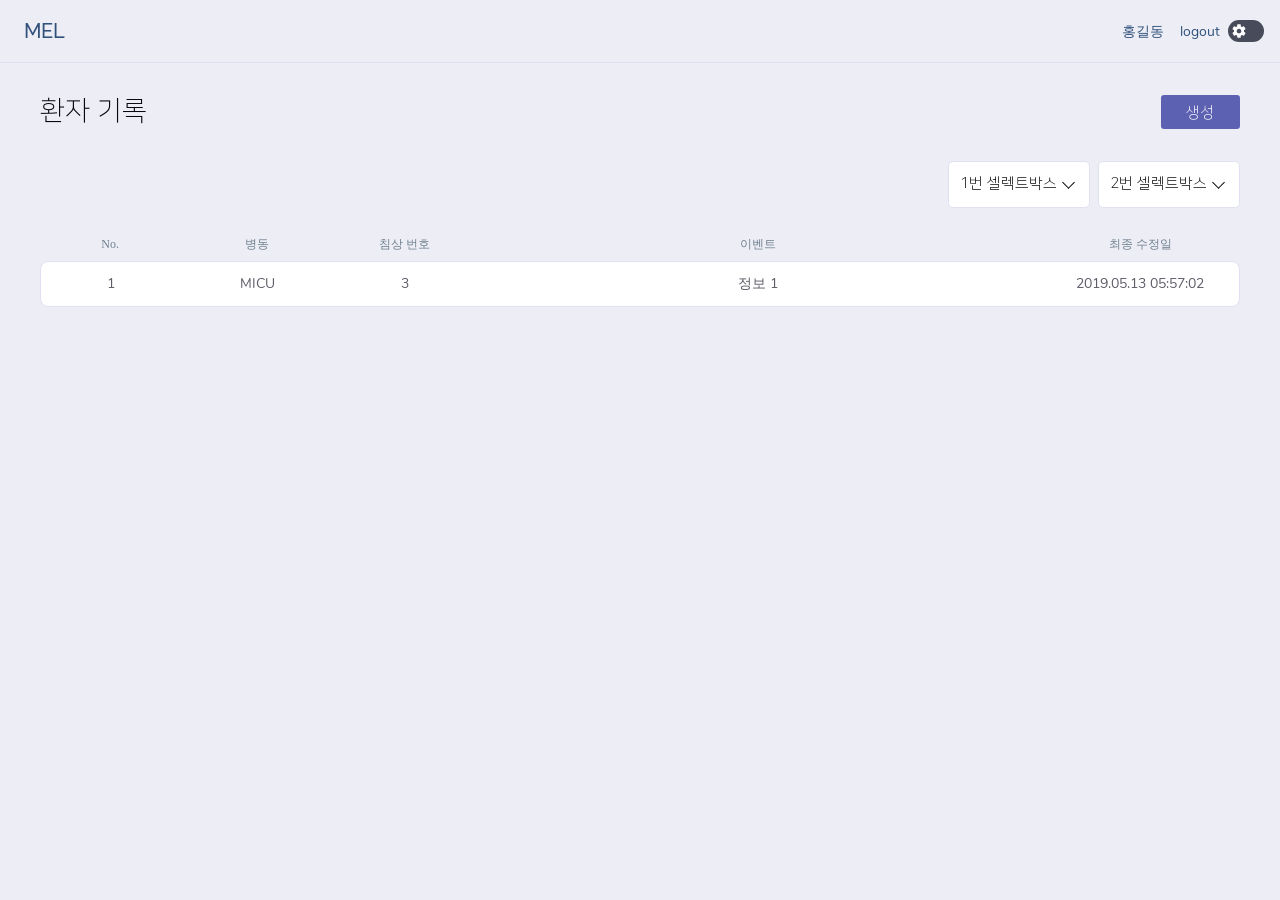
<file: index.html>
<!DOCTYPE html>
<html lang="en">
<head>
    <meta charset="UTF-8">
    <meta name="viewport" content="width=device-width, user-scalable=no">
    <title>Mobile Event Logger</title>
    <link rel="stylesheet" href="assets/css/base.css">
    <link rel="stylesheet" href="assets/css/style.css">
    <script src="assets/js/jquery-3.5.1.min.js"></script>
    <script src="assets/js/script.js"></script>
</head>
<body>
<div class="container">
    <header>
        <div class="logo"><a href="./index.html">MEL</a></div>
        <ul>
            <li><a href="">홍길동</a></li>
            <li><a href="../login.html">logout</a></li>
            <li>
                <div class="toggle toggle-admin">
                    <input type="checkbox" id="toggle-admin" class="toggle-checkbox"/>
                    <label class="toggle-button" for="toggle-admin">
                        <svg class="toggle-feature" xmlns="http://www.w3.org/2000/svg" width="16" height="16"
                             viewBox="0 0 24 24">
                            <path d="M19.43 12.98c.04-.32.07-.64.07-.98s-.03-.66-.07-.98l2.11-1.65c.19-.15.24-.42.12-.64l-2-3.46c-.12-.22-.39-.3-.61-.22l-2.49 1c-.52-.4-1.08-.73-1.69-.98l-.38-2.65C14.46 2.18 14.25 2 14 2h-4c-.25 0-.46.18-.49.42l-.38 2.65c-.61.25-1.17.59-1.69.98l-2.49-1c-.23-.09-.49 0-.61.22l-2 3.46c-.13.22-.07.49.12.64l2.11 1.65c-.04.32-.07.65-.07.98s.03.66.07.98l-2.11 1.65c-.19.15-.24.42-.12.64l2 3.46c.12.22.39.3.61.22l2.49-1c.52.4 1.08.73 1.69.98l.38 2.65c.03.24.24.42.49.42h4c.25 0 .46-.18.49-.42l.38-2.65c.61-.25 1.17-.59 1.69-.98l2.49 1c.23.09.49 0 .61-.22l2-3.46c.12-.22.07-.49-.12-.64l-2.11-1.65zM12 15.5c-1.93 0-3.5-1.57-3.5-3.5s1.57-3.5 3.5-3.5 3.5 1.57 3.5 3.5-1.57 3.5-3.5 3.5z"/>
                        </svg>
                    </label>
                </div>
            </li>
        </ul>
    </header>
    
<div class="content">
    <div class="title">
        <h1>환자 기록</h1>
        <div class="button-container">
            <button class="button-submit" onclick="location.href='log_add.html'">생성</button>
        </div>
    </div>
    <div class="content-view">
        <div class="sort-content">
            <div class="input-container">
                <div class="selectbox">
                    <select>
                        <option value="">1번 셀렉트박스</option>
                        <option value="">b</option>
                        <option value="">c</option>
                    </select>
                </div>
                <div class="selectbox">
                    <select>
                        <option value="">2번 셀렉트박스</option>
                        <option value="">b</option>
                        <option value="">c</option>
                    </select>
                </div>
            </div>
        </div>
        <section class="table">
            <div class="row th">
                <span class="cell-counter">No.</span>
                <span class="cell-ward">병동</span>
                <span class="cell-bed-number">침상 번호</span>
                <span class="cell-event">이벤트</span>
                <span class="cell-updated-date">최종 수정일</span>
            </div>
            <div class="row" onclick="location.href='log_detail.html'">
                <span class="cell-counter">1</span>
                <span class="cell-ward">MICU</span>
                <span class="cell-bed-number">3</span>
                <span class="cell-event">정보 1</span>
                <span class="cell-updated-date">2019.05.13 05:57:02</span>
            </div>
        </section>
    </div>
</div>
<div class="button-container">
    <button class="button-submit" onclick="location.href='log_add.html'">생성</button>
</div>
</div>

</div>
</body>
</html>
</file>
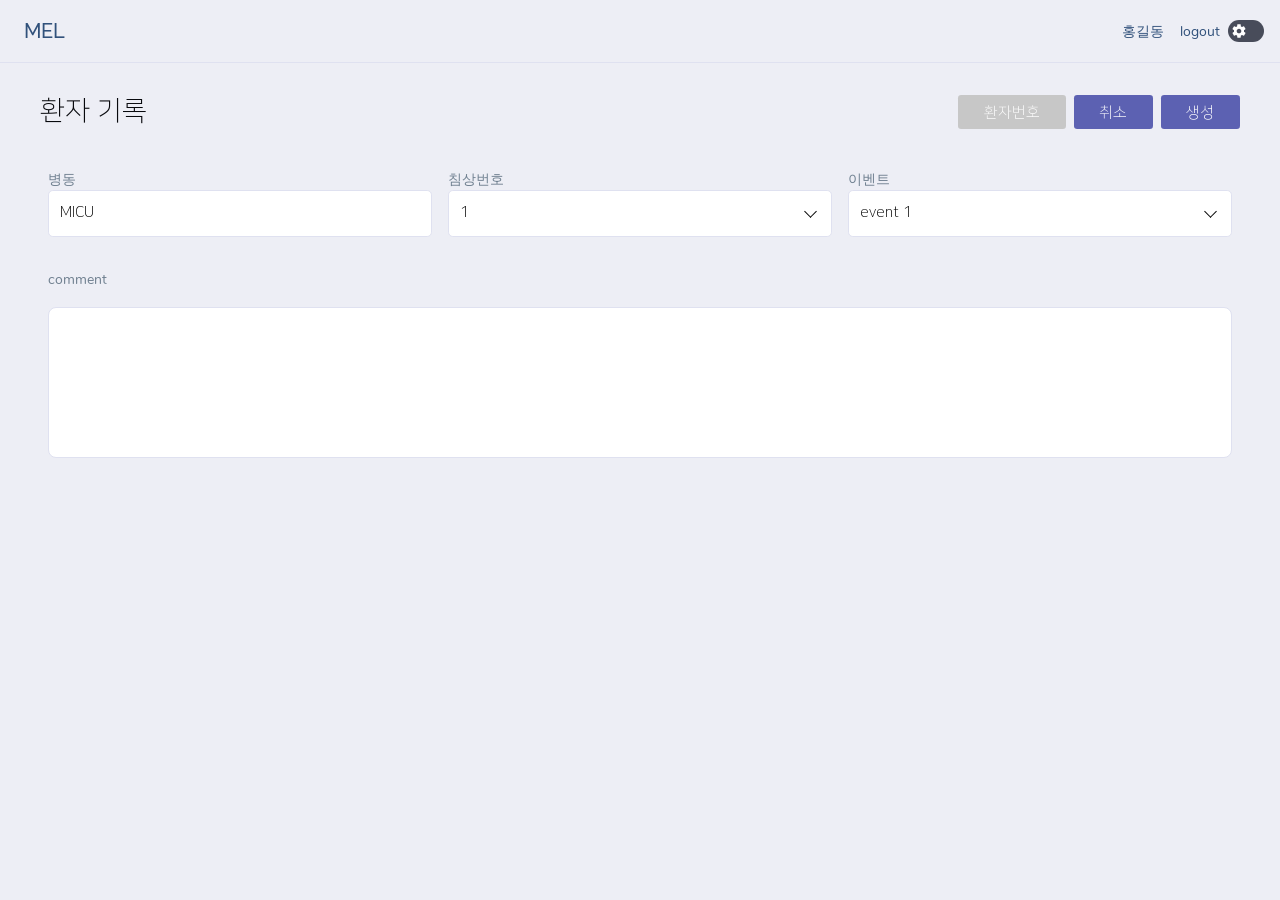
<file: log_add.html>
<!DOCTYPE html>
<html lang="en">
<head>
    <meta charset="UTF-8">
    <meta name="viewport" content="width=device-width, user-scalable=no">
    <title>Mobile Event Logger</title>
    <link rel="stylesheet" href="assets/css/base.css">
    <link rel="stylesheet" href="assets/css/style.css">
    <script src="assets/js/jquery-3.5.1.min.js"></script>
    <script src="assets/js/script.js"></script>
</head>
<body>
<div class="container">
    <header>
        <div class="logo"><a href="./index.html">MEL</a></div>
        <ul>
            <li><a href="">홍길동</a></li>
            <li><a href="../login.html">logout</a></li>
            <li>
                <div class="toggle toggle-admin">
                    <input type="checkbox" id="toggle-admin" class="toggle-checkbox"/>
                    <label class="toggle-button" for="toggle-admin">
                        <svg class="toggle-feature" xmlns="http://www.w3.org/2000/svg" width="16" height="16"
                             viewBox="0 0 24 24">
                            <path d="M19.43 12.98c.04-.32.07-.64.07-.98s-.03-.66-.07-.98l2.11-1.65c.19-.15.24-.42.12-.64l-2-3.46c-.12-.22-.39-.3-.61-.22l-2.49 1c-.52-.4-1.08-.73-1.69-.98l-.38-2.65C14.46 2.18 14.25 2 14 2h-4c-.25 0-.46.18-.49.42l-.38 2.65c-.61.25-1.17.59-1.69.98l-2.49-1c-.23-.09-.49 0-.61.22l-2 3.46c-.13.22-.07.49.12.64l2.11 1.65c-.04.32-.07.65-.07.98s.03.66.07.98l-2.11 1.65c-.19.15-.24.42-.12.64l2 3.46c.12.22.39.3.61.22l2.49-1c.52.4 1.08.73 1.69.98l.38 2.65c.03.24.24.42.49.42h4c.25 0 .46-.18.49-.42l.38-2.65c.61-.25 1.17-.59 1.69-.98l2.49 1c.23.09.49 0 .61-.22l2-3.46c.12-.22.07-.49-.12-.64l-2.11-1.65zM12 15.5c-1.93 0-3.5-1.57-3.5-3.5s1.57-3.5 3.5-3.5 3.5 1.57 3.5 3.5-1.57 3.5-3.5 3.5z"/>
                        </svg>
                    </label>
                </div>
            </li>
        </ul>
    </header>
    
<div class="content">
    <div class="title">
        <h1>환자 기록</h1>
        <div class="button-container">
            <button class="button-submit">생성</button>
            <button class="button-cancel" onclick="history.back()">취소</button>
            <button class="button-number">환자번호</button>
        </div>
    </div>
    <div class="content-view">
        <div class="input-container">
            <label for="ward">병동</label>
            <input type="text" id="ward" value="MICU"/>
        </div>
        <div class="input-container">
            <label for="bedNumber">침상번호</label>
            <div class="selectbox">
                <select name="bedNumber" id="bedNumber">
                    <option value="1">1</option>
                    <option value="2">2</option>
                    <option value="3">3</option>
                    <option value="4">4</option>
                    <option value="5">5</option>
                </select>
            </div>
        </div>
        <div class="input-container">
            <label for="event">이벤트</label>
            <div class="selectbox">
                <select name="bedNumber" id="event">
                    <option value="event1">event 1</option>
                    <option value="event2">event 2</option>
                    <option value="event3">event 3</option>
                    <option value="event4">event 4</option>
                    <option value="event5">event 5</option>
                </select>
            </div>
        </div>
        <div class="input-container input-comment">
            <label for="comment">comment</label>
            <textarea name="comment" id="comment" cols="30" rows="10"></textarea>
        </div>
    </div>
</div>
<div class="button-container">
    <button class="button-submit">생성</button>
    <button class="button-cancel" onclick="history.back()">취소</button>
</div>

</div>
</body>
</html>
</file>
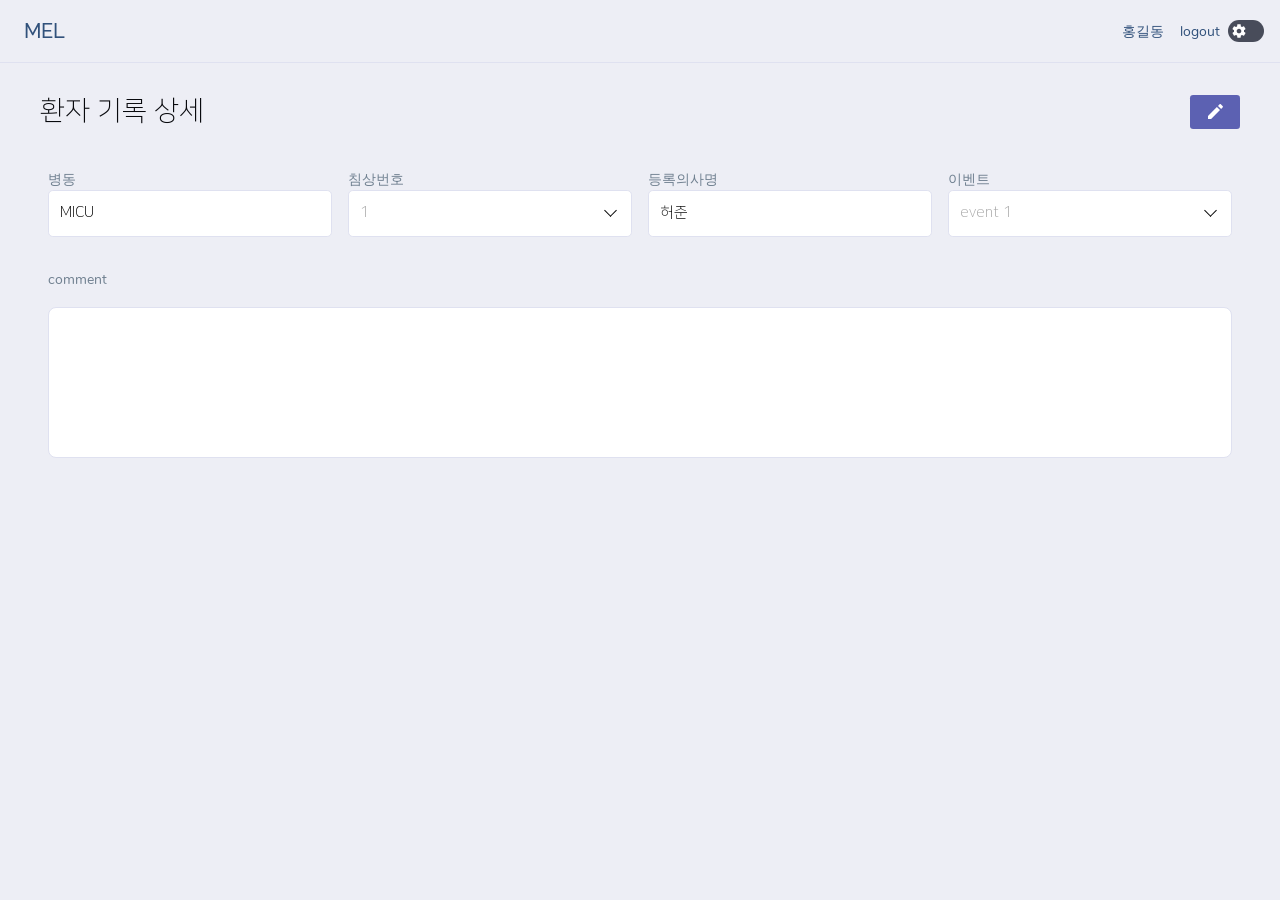
<file: log_detail.html>
<!DOCTYPE html>
<html lang="en">
<head>
    <meta charset="UTF-8">
    <meta name="viewport" content="width=device-width, user-scalable=no">
    <title>Mobile Event Logger</title>
    <link rel="stylesheet" href="assets/css/base.css">
    <link rel="stylesheet" href="assets/css/style.css">
    <script src="assets/js/jquery-3.5.1.min.js"></script>
    <script src="assets/js/script.js"></script>
</head>
<body>
<div class="container">
    <header>
        <div class="logo"><a href="./index.html">MEL</a></div>
        <ul>
            <li><a href="">홍길동</a></li>
            <li><a href="../login.html">logout</a></li>
            <li>
                <div class="toggle toggle-admin">
                    <input type="checkbox" id="toggle-admin" class="toggle-checkbox"/>
                    <label class="toggle-button" for="toggle-admin">
                        <svg class="toggle-feature" xmlns="http://www.w3.org/2000/svg" width="16" height="16"
                             viewBox="0 0 24 24">
                            <path d="M19.43 12.98c.04-.32.07-.64.07-.98s-.03-.66-.07-.98l2.11-1.65c.19-.15.24-.42.12-.64l-2-3.46c-.12-.22-.39-.3-.61-.22l-2.49 1c-.52-.4-1.08-.73-1.69-.98l-.38-2.65C14.46 2.18 14.25 2 14 2h-4c-.25 0-.46.18-.49.42l-.38 2.65c-.61.25-1.17.59-1.69.98l-2.49-1c-.23-.09-.49 0-.61.22l-2 3.46c-.13.22-.07.49.12.64l2.11 1.65c-.04.32-.07.65-.07.98s.03.66.07.98l-2.11 1.65c-.19.15-.24.42-.12.64l2 3.46c.12.22.39.3.61.22l2.49-1c.52.4 1.08.73 1.69.98l.38 2.65c.03.24.24.42.49.42h4c.25 0 .46-.18.49-.42l.38-2.65c.61-.25 1.17-.59 1.69-.98l2.49 1c.23.09.49 0 .61-.22l2-3.46c.12-.22.07-.49-.12-.64l-2.11-1.65zM12 15.5c-1.93 0-3.5-1.57-3.5-3.5s1.57-3.5 3.5-3.5 3.5 1.57 3.5 3.5-1.57 3.5-3.5 3.5z"/>
                        </svg>
                    </label>
                </div>
            </li>
        </ul>
    </header>
    
<div class="content">
    <div class="title">
        <h1>환자 기록 상세</h1>
        <button class="button-modify" onclick="location.href='log_modify.html'">
            <svg xmlns="http://www.w3.org/2000/svg" width="18" height="18" viewBox="0 0 18 18">
                <path d="M2 12.88V16h3.12L14 7.12 10.88 4 2 12.88zm14.76-8.51c.33-.33.33-.85 0-1.18l-1.95-1.95c-.33-.33-.85-.33-1.18 0L12 2.88 15.12 6l1.64-1.63z"/>
            </svg>
        </button>
    </div>
    <div class="content-view">
        <div class="input-container">
            <label for="ward">병동</label>
            <input type="text" id="ward" value="MICU" readonly/>
        </div>
        <div class="input-container">
            <label for="bedNumber">침상번호</label>
            <div class="selectbox">
                <select name="bedNumber" id="bedNumber" disabled>
                    <option value="1">1</option>
                    <option value="2">2</option>
                    <option value="3">3</option>
                    <option value="4">4</option>
                    <option value="5">5</option>
                </select>
            </div>
        </div>
        <div class="input-container">
            <label for="doctor">등록의사명</label>
            <input type="text" id="doctor" value="허준" readonly/>
        </div>
        <div class="input-container">
            <label for="event">이벤트</label>
            <div class="selectbox">
                <select name="bedNumber" id="event" disabled>
                    <option value="event1">event 1</option>
                    <option value="event2">event 2</option>
                    <option value="event3">event 3</option>
                    <option value="event4">event 4</option>
                    <option value="event5">event 5</option>
                </select>
            </div>
        </div>
        <div class="input-container input-comment">
            <label for="comment">comment</label>
            <textarea name="comment" id="comment" cols="30" rows="10" readonly></textarea>
        </div>
    </div>
</div>

</div>
</body>
</html>
</file>
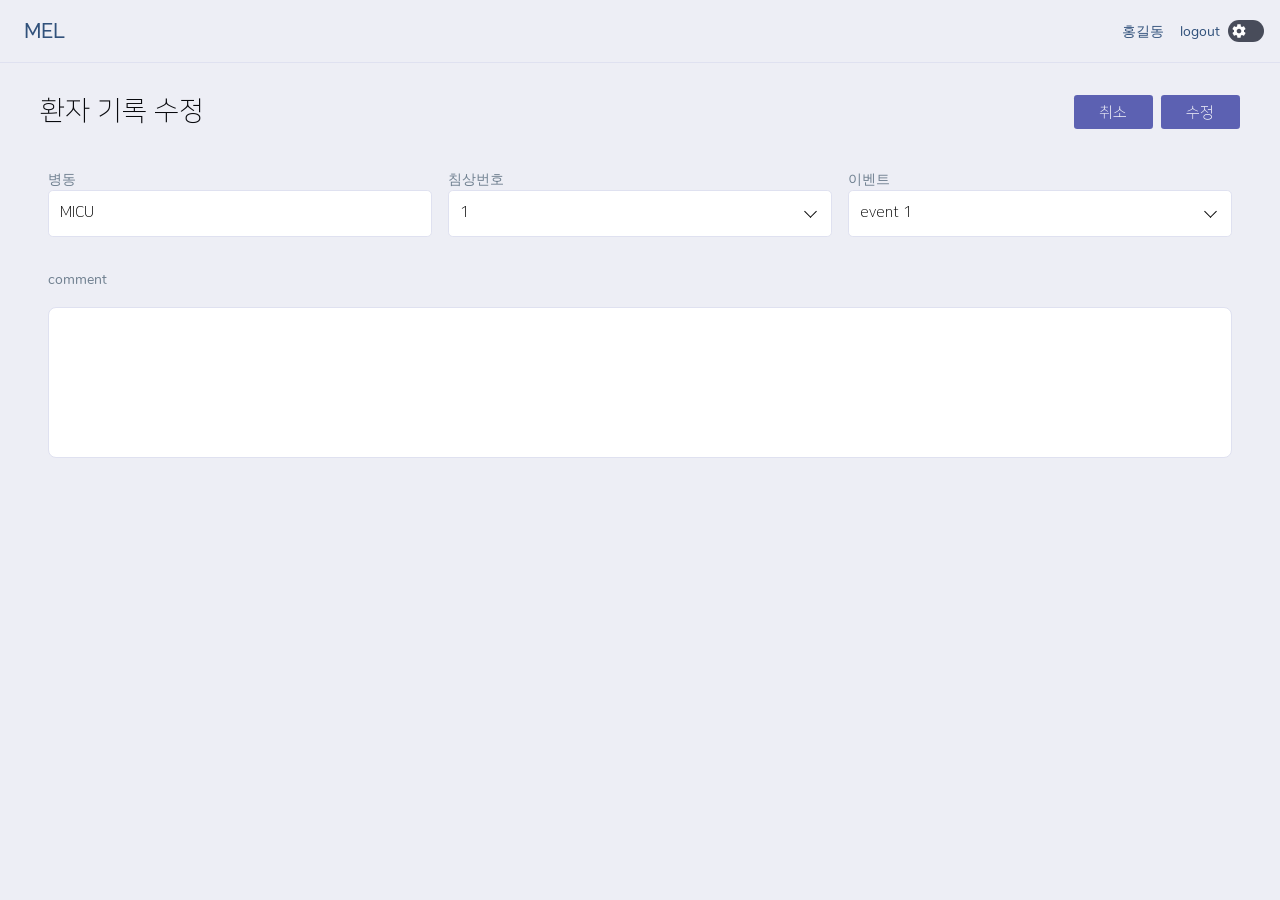
<file: log_modify.html>
<!DOCTYPE html>
<html lang="en">
<head>
    <meta charset="UTF-8">
    <meta name="viewport" content="width=device-width, user-scalable=no">
    <title>Mobile Event Logger</title>
    <link rel="stylesheet" href="assets/css/base.css">
    <link rel="stylesheet" href="assets/css/style.css">
    <script src="assets/js/jquery-3.5.1.min.js"></script>
    <script src="assets/js/script.js"></script>
</head>
<body>
<div class="container">
    <header>
        <div class="logo"><a href="./index.html">MEL</a></div>
        <ul>
            <li><a href="">홍길동</a></li>
            <li><a href="../login.html">logout</a></li>
            <li>
                <div class="toggle toggle-admin">
                    <input type="checkbox" id="toggle-admin" class="toggle-checkbox"/>
                    <label class="toggle-button" for="toggle-admin">
                        <svg class="toggle-feature" xmlns="http://www.w3.org/2000/svg" width="16" height="16"
                             viewBox="0 0 24 24">
                            <path d="M19.43 12.98c.04-.32.07-.64.07-.98s-.03-.66-.07-.98l2.11-1.65c.19-.15.24-.42.12-.64l-2-3.46c-.12-.22-.39-.3-.61-.22l-2.49 1c-.52-.4-1.08-.73-1.69-.98l-.38-2.65C14.46 2.18 14.25 2 14 2h-4c-.25 0-.46.18-.49.42l-.38 2.65c-.61.25-1.17.59-1.69.98l-2.49-1c-.23-.09-.49 0-.61.22l-2 3.46c-.13.22-.07.49.12.64l2.11 1.65c-.04.32-.07.65-.07.98s.03.66.07.98l-2.11 1.65c-.19.15-.24.42-.12.64l2 3.46c.12.22.39.3.61.22l2.49-1c.52.4 1.08.73 1.69.98l.38 2.65c.03.24.24.42.49.42h4c.25 0 .46-.18.49-.42l.38-2.65c.61-.25 1.17-.59 1.69-.98l2.49 1c.23.09.49 0 .61-.22l2-3.46c.12-.22.07-.49-.12-.64l-2.11-1.65zM12 15.5c-1.93 0-3.5-1.57-3.5-3.5s1.57-3.5 3.5-3.5 3.5 1.57 3.5 3.5-1.57 3.5-3.5 3.5z"/>
                        </svg>
                    </label>
                </div>
            </li>
        </ul>
    </header>
    
<div class="content">
    <div class="title">
        <h1>환자 기록 수정</h1>
        <div class="button-container">
            <button class="button-submit">수정</button>
            <button class="button-cancel" onclick="history.back()">취소</button>
        </div>
    </div>
    <div class="content-view">
        <div class="input-container">
            <label for="ward">병동</label>
            <input type="text" id="ward" value="MICU"/>
        </div>
        <div class="input-container">
            <label for="bedNumber">침상번호</label>
            <div class="selectbox">
                <select name="bedNumber" id="bedNumber">
                    <option value="1">1</option>
                    <option value="2">2</option>
                    <option value="3">3</option>
                    <option value="4">4</option>
                    <option value="5">5</option>
                </select>
            </div>
        </div>
        <div class="input-container">
            <label for="event">이벤트</label>
            <div class="selectbox">
                <select name="bedNumber" id="event">
                    <option value="event1">event 1</option>
                    <option value="event2">event 2</option>
                    <option value="event3">event 3</option>
                    <option value="event4">event 4</option>
                    <option value="event5">event 5</option>
                </select>
            </div>
        </div>
        <div class="input-container input-comment">
            <label for="comment">comment</label>
            <textarea name="comment" id="comment" cols="30" rows="10"></textarea>
        </div>
    </div>
</div>
<div class="button-container">
    <button class="button-submit">수정</button>
    <button class="button-cancel" onclick="history.back()">취소</button>
</div>

</div>
</body>
</html>
</file>
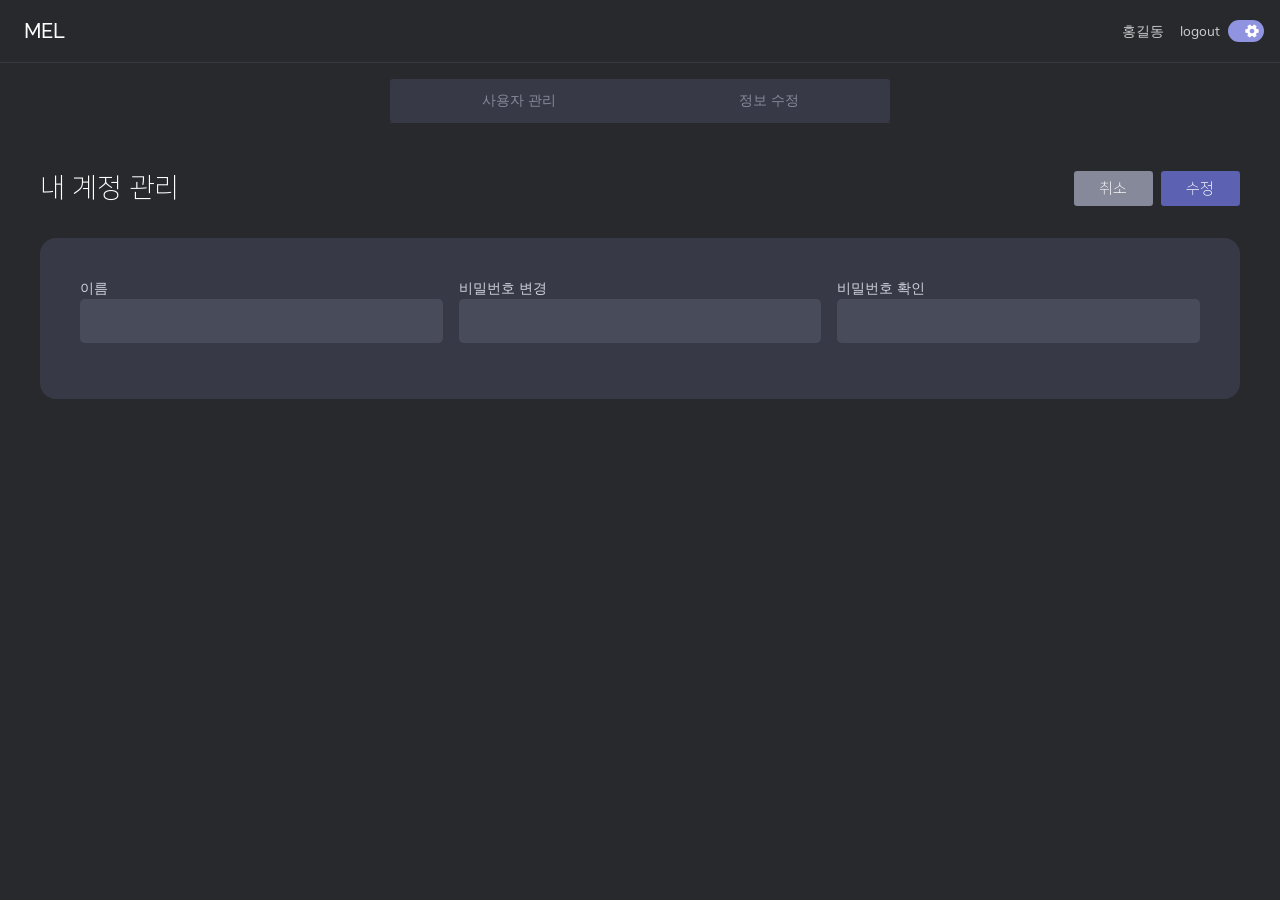
<file: admin/my_account.html>
<!DOCTYPE html>
<html lang="en">
<head>
    <meta charset="UTF-8">
    <meta name="viewport" content="width=device-width, user-scalable=no">
    <title>Mobile Event Logger</title>
    <link rel="stylesheet" href="../assets/css/base.css">
    <link rel="stylesheet" href="../assets/css/style.css">
    <script src="../assets/js/jquery-3.5.1.min.js"></script>
    <script src="../assets/js/script.js"></script>
</head>
<body>

<div class="container dark-mode">
    <header>
        <div class="logo"><a href="../index.html">MEL</a></div>
        <ul class="menu">
            <li><a href="./my_account.html">홍길동</a></li>
            <li><a href="../login.html">logout</a></li>
            <li>
                <div class="toggle toggle-admin">
                    <input type="checkbox" id="toggle-admin" class="toggle-checkbox" checked="checked" />
                    <label class="toggle-button" for="toggle-admin">
                        <svg class="toggle-feature" xmlns="http://www.w3.org/2000/svg" width="16" height="16" viewBox="0 0 24 24">
                            <path d="M19.43 12.98c.04-.32.07-.64.07-.98s-.03-.66-.07-.98l2.11-1.65c.19-.15.24-.42.12-.64l-2-3.46c-.12-.22-.39-.3-.61-.22l-2.49 1c-.52-.4-1.08-.73-1.69-.98l-.38-2.65C14.46 2.18 14.25 2 14 2h-4c-.25 0-.46.18-.49.42l-.38 2.65c-.61.25-1.17.59-1.69.98l-2.49-1c-.23-.09-.49 0-.61.22l-2 3.46c-.13.22-.07.49.12.64l2.11 1.65c-.04.32-.07.65-.07.98s.03.66.07.98l-2.11 1.65c-.19.15-.24.42-.12.64l2 3.46c.12.22.39.3.61.22l2.49-1c.52.4 1.08.73 1.69.98l.38 2.65c.03.24.24.42.49.42h4c.25 0 .46-.18.49-.42l.38-2.65c.61-.25 1.17-.59 1.69-.98l2.49 1c.23.09.49 0 .61-.22l2-3.46c.12-.22.07-.49-.12-.64l-2.11-1.65zM12 15.5c-1.93 0-3.5-1.57-3.5-3.5s1.57-3.5 3.5-3.5 3.5 1.57 3.5 3.5-1.57 3.5-3.5 3.5z"/>
                        </svg>
                    </label>
                </div>
            </li>
        </ul>
    </header>
    
<div class="content">
    <section class="header-admin">
        <ul>
            <li><a href="user_list.html">사용자 관리</a></li>
            <li><a href="settings.html">정보 수정</a></li>
        </ul>
    </section>
    <section class="title">
        <h1>내 계정 관리</h1>
        <div class="button-container">
            <button class="button-submit">수정</button>
            <button class="button-cancel" onclick="history.back()">취소</button>
        </div>
    </section>
    <section class="content-view">
        <div class="input-container">
            <label for="superUserName">이름</label>
            <input type="text" id="superUserName" readonly/>
        </div>
        <div class="input-container">
            <label for="setPassword">비밀번호 변경</label>
            <input type="password" id="setPassword"/>
        </div>
        <div class="input-container">
            <label for="checkPassword">비밀번호 확인</label>
            <input type="password" id="checkPassword"/>
        </div>
    </section>
</div>
<div class="button-container">
    <button class="button-submit">수정</button>
    <button class="button-cancel" onclick="history.back()">취소</button>
</div>

</div>
</body>
</html>
</file>
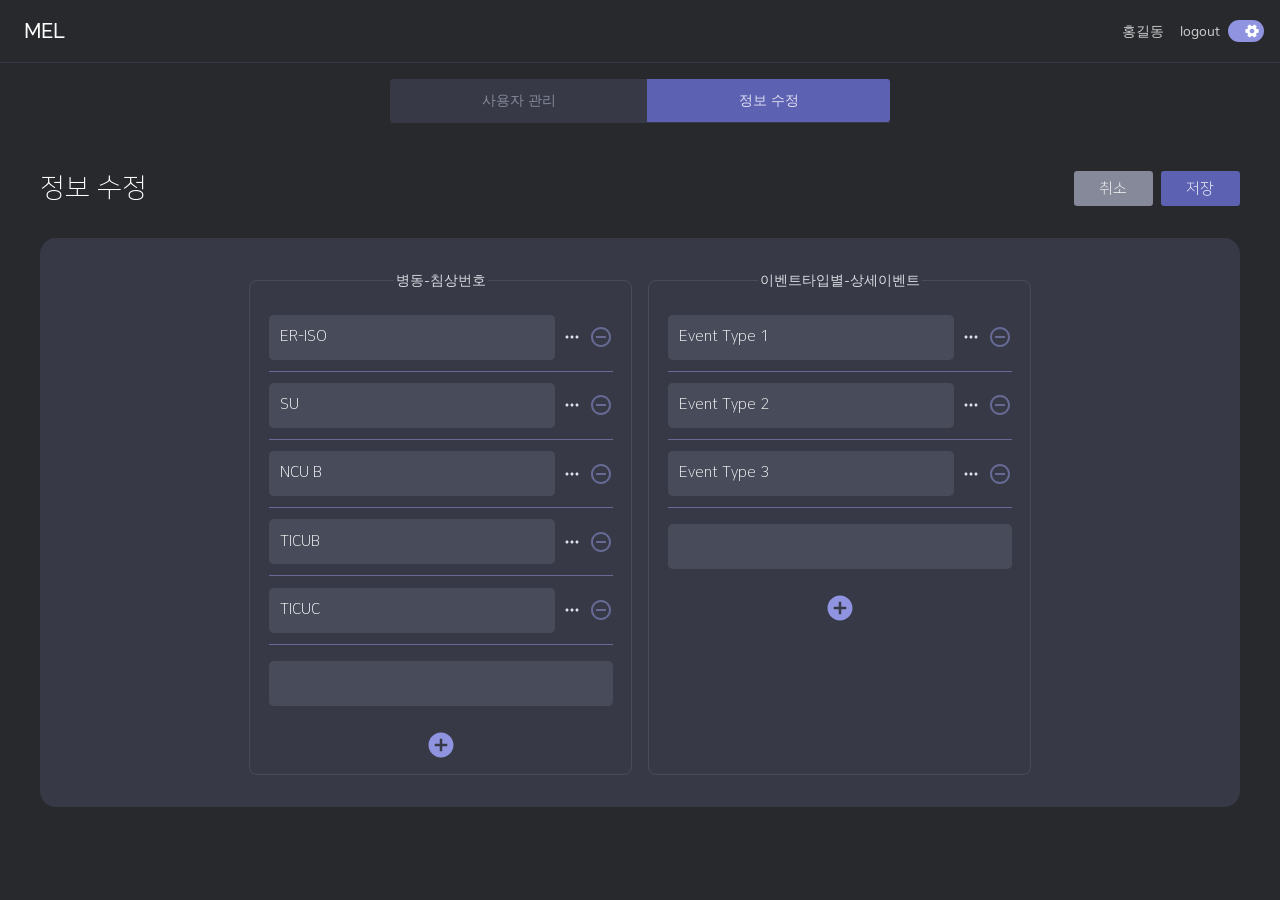
<file: admin/settings.html>
<!DOCTYPE html>
<html lang="en">
<head>
    <meta charset="UTF-8">
    <meta name="viewport" content="width=device-width, user-scalable=no">
    <title>Mobile Event Logger</title>
    <link rel="stylesheet" href="../assets/css/base.css">
    <link rel="stylesheet" href="../assets/css/style.css">
    <script src="../assets/js/jquery-3.5.1.min.js"></script>
    <script src="../assets/js/script.js"></script>
</head>
<body>

<div class="container dark-mode">
    <header>
        <div class="logo"><a href="../index.html">MEL</a></div>
        <ul class="menu">
            <li><a href="./my_account.html">홍길동</a></li>
            <li><a href="../login.html">logout</a></li>
            <li>
                <div class="toggle toggle-admin">
                    <input type="checkbox" id="toggle-admin" class="toggle-checkbox" checked="checked" />
                    <label class="toggle-button" for="toggle-admin">
                        <svg class="toggle-feature" xmlns="http://www.w3.org/2000/svg" width="16" height="16" viewBox="0 0 24 24">
                            <path d="M19.43 12.98c.04-.32.07-.64.07-.98s-.03-.66-.07-.98l2.11-1.65c.19-.15.24-.42.12-.64l-2-3.46c-.12-.22-.39-.3-.61-.22l-2.49 1c-.52-.4-1.08-.73-1.69-.98l-.38-2.65C14.46 2.18 14.25 2 14 2h-4c-.25 0-.46.18-.49.42l-.38 2.65c-.61.25-1.17.59-1.69.98l-2.49-1c-.23-.09-.49 0-.61.22l-2 3.46c-.13.22-.07.49.12.64l2.11 1.65c-.04.32-.07.65-.07.98s.03.66.07.98l-2.11 1.65c-.19.15-.24.42-.12.64l2 3.46c.12.22.39.3.61.22l2.49-1c.52.4 1.08.73 1.69.98l.38 2.65c.03.24.24.42.49.42h4c.25 0 .46-.18.49-.42l.38-2.65c.61-.25 1.17-.59 1.69-.98l2.49 1c.23.09.49 0 .61-.22l2-3.46c.12-.22.07-.49-.12-.64l-2.11-1.65zM12 15.5c-1.93 0-3.5-1.57-3.5-3.5s1.57-3.5 3.5-3.5 3.5 1.57 3.5 3.5-1.57 3.5-3.5 3.5z"/>
                        </svg>
                    </label>
                </div>
            </li>
        </ul>
    </header>
    
<div class="content">
    <section class="header-admin">
        <ul>
            <li><a href="user_list.html">사용자 관리</a></li>
            <li><a class="active" href="./settings.html">정보 수정</a></li>
        </ul>
    </section>
    <section class="title">
        <h1>정보 수정</h1>
        <div class="button-container">
            <button class="button-submit">저장</button>
            <button class="button-cancel" onclick="history.back()">취소</button>
        </div>
    </section>
    <section class="content-view content-settings">
        <fieldset class="set-ward-bed">
            <legend>병동-침상번호</legend>
            <ul class="ward-bed-list">
                <li>
                    <input value="ER-ISO"/>
                    <div class="button-container">
                        <button class="delete-setting">
                            <svg xmlns="http://www.w3.org/2000/svg" width="24" height="24" viewBox="0 0 24 24">
                                <path d="M7 11v2h10v-2H7zm5-9C6.48 2 2 6.48 2 12s4.48 10 10 10 10-4.48 10-10S17.52 2 12 2zm0 18c-4.41 0-8-3.59-8-8s3.59-8 8-8 8 3.59 8 8-3.59 8-8 8z"/>
                            </svg>
                        </button>
                        <button onclick="location.href='#modal-set-ward-bed'">
                            <svg xmlns="http://www.w3.org/2000/svg" width="18" height="18" viewBox="0 0 18 18">
                                <path d="M4 7.5c-.83 0-1.5.67-1.5 1.5s.67 1.5 1.5 1.5S5.5 9.83 5.5 9 4.83 7.5 4 7.5zm10 0c-.83 0-1.5.67-1.5 1.5s.67 1.5 1.5 1.5 1.5-.67 1.5-1.5-.67-1.5-1.5-1.5zm-5 0c-.83 0-1.5.67-1.5 1.5s.67 1.5 1.5 1.5 1.5-.67 1.5-1.5S9.83 7.5 9 7.5z"/>
                            </svg>
                        </button>
                    </div>
                </li>
                <li>
                    <input value="SU"/>
                    <div class="button-container">
                        <button class="delete-setting">
                            <svg xmlns="http://www.w3.org/2000/svg" width="24" height="24" viewBox="0 0 24 24">
                                <path d="M7 11v2h10v-2H7zm5-9C6.48 2 2 6.48 2 12s4.48 10 10 10 10-4.48 10-10S17.52 2 12 2zm0 18c-4.41 0-8-3.59-8-8s3.59-8 8-8 8 3.59 8 8-3.59 8-8 8z"/>
                            </svg>
                        </button>
                        <button>
                            <svg xmlns="http://www.w3.org/2000/svg" width="18" height="18" viewBox="0 0 18 18">
                                <path d="M4 7.5c-.83 0-1.5.67-1.5 1.5s.67 1.5 1.5 1.5S5.5 9.83 5.5 9 4.83 7.5 4 7.5zm10 0c-.83 0-1.5.67-1.5 1.5s.67 1.5 1.5 1.5 1.5-.67 1.5-1.5-.67-1.5-1.5-1.5zm-5 0c-.83 0-1.5.67-1.5 1.5s.67 1.5 1.5 1.5 1.5-.67 1.5-1.5S9.83 7.5 9 7.5z"/>
                            </svg>
                        </button>
                    </div>
                </li>
                <li>
                    <input value="NCU B"/>
                    <div class="button-container">
                        <button class="delete-setting">
                            <svg xmlns="http://www.w3.org/2000/svg" width="24" height="24" viewBox="0 0 24 24">
                                <path d="M7 11v2h10v-2H7zm5-9C6.48 2 2 6.48 2 12s4.48 10 10 10 10-4.48 10-10S17.52 2 12 2zm0 18c-4.41 0-8-3.59-8-8s3.59-8 8-8 8 3.59 8 8-3.59 8-8 8z"/>
                            </svg>
                        </button>
                        <button>
                            <svg xmlns="http://www.w3.org/2000/svg" width="18" height="18" viewBox="0 0 18 18">
                                <path d="M4 7.5c-.83 0-1.5.67-1.5 1.5s.67 1.5 1.5 1.5S5.5 9.83 5.5 9 4.83 7.5 4 7.5zm10 0c-.83 0-1.5.67-1.5 1.5s.67 1.5 1.5 1.5 1.5-.67 1.5-1.5-.67-1.5-1.5-1.5zm-5 0c-.83 0-1.5.67-1.5 1.5s.67 1.5 1.5 1.5 1.5-.67 1.5-1.5S9.83 7.5 9 7.5z"/>
                            </svg>
                        </button>
                    </div>
                </li>
                <li>
                    <input value="TICUB"/>
                    <div class="button-container">
                        <button class="delete-setting">
                            <svg xmlns="http://www.w3.org/2000/svg" width="24" height="24" viewBox="0 0 24 24">
                                <path d="M7 11v2h10v-2H7zm5-9C6.48 2 2 6.48 2 12s4.48 10 10 10 10-4.48 10-10S17.52 2 12 2zm0 18c-4.41 0-8-3.59-8-8s3.59-8 8-8 8 3.59 8 8-3.59 8-8 8z"/>
                            </svg>
                        </button>
                        <button>
                            <svg xmlns="http://www.w3.org/2000/svg" width="18" height="18" viewBox="0 0 18 18">
                                <path d="M4 7.5c-.83 0-1.5.67-1.5 1.5s.67 1.5 1.5 1.5S5.5 9.83 5.5 9 4.83 7.5 4 7.5zm10 0c-.83 0-1.5.67-1.5 1.5s.67 1.5 1.5 1.5 1.5-.67 1.5-1.5-.67-1.5-1.5-1.5zm-5 0c-.83 0-1.5.67-1.5 1.5s.67 1.5 1.5 1.5 1.5-.67 1.5-1.5S9.83 7.5 9 7.5z"/>
                            </svg>
                        </button>
                    </div>
                </li>
                <li>
                    <input value="TICUC"/>
                    <div class="button-container">
                        <button class="delete-setting">
                            <svg xmlns="http://www.w3.org/2000/svg" width="24" height="24" viewBox="0 0 24 24">
                                <path d="M7 11v2h10v-2H7zm5-9C6.48 2 2 6.48 2 12s4.48 10 10 10 10-4.48 10-10S17.52 2 12 2zm0 18c-4.41 0-8-3.59-8-8s3.59-8 8-8 8 3.59 8 8-3.59 8-8 8z"/>
                            </svg>
                        </button>
                        <button>
                            <svg xmlns="http://www.w3.org/2000/svg" width="18" height="18" viewBox="0 0 18 18">
                                <path d="M4 7.5c-.83 0-1.5.67-1.5 1.5s.67 1.5 1.5 1.5S5.5 9.83 5.5 9 4.83 7.5 4 7.5zm10 0c-.83 0-1.5.67-1.5 1.5s.67 1.5 1.5 1.5 1.5-.67 1.5-1.5-.67-1.5-1.5-1.5zm-5 0c-.83 0-1.5.67-1.5 1.5s.67 1.5 1.5 1.5 1.5-.67 1.5-1.5S9.83 7.5 9 7.5z"/>
                            </svg>
                        </button>
                    </div>
                </li>
            </ul>
            <div class="input-container">
                <input type="text"/>
            </div>
            <svg class="add-input add-input-ward-bed" xmlns="http://www.w3.org/2000/svg" width="30" height="30"
                 viewBox="0 0 24 24">
                <path d="M12 2C6.48 2 2 6.48 2 12s4.48 10 10 10 10-4.48 10-10S17.52 2 12 2zm5 11h-4v4h-2v-4H7v-2h4V7h2v4h4v2z"/>
            </svg>
        </fieldset>
        <fieldset class="set-event">
            <legend>이벤트타입별-상세이벤트</legend>
            <ul class="event-list">
                <li>
                    <input value="Event Type 1"/>
                    <div class="button-container">
                        <button class="delete-setting">
                            <svg xmlns="http://www.w3.org/2000/svg" width="24" height="24" viewBox="0 0 24 24">
                                <path d="M7 11v2h10v-2H7zm5-9C6.48 2 2 6.48 2 12s4.48 10 10 10 10-4.48 10-10S17.52 2 12 2zm0 18c-4.41 0-8-3.59-8-8s3.59-8 8-8 8 3.59 8 8-3.59 8-8 8z"/>
                            </svg>
                        </button>
                        <button>
                            <svg xmlns="http://www.w3.org/2000/svg" width="18" height="18" viewBox="0 0 18 18">
                                <path d="M4 7.5c-.83 0-1.5.67-1.5 1.5s.67 1.5 1.5 1.5S5.5 9.83 5.5 9 4.83 7.5 4 7.5zm10 0c-.83 0-1.5.67-1.5 1.5s.67 1.5 1.5 1.5 1.5-.67 1.5-1.5-.67-1.5-1.5-1.5zm-5 0c-.83 0-1.5.67-1.5 1.5s.67 1.5 1.5 1.5 1.5-.67 1.5-1.5S9.83 7.5 9 7.5z"/>
                            </svg>
                        </button>
                    </div>
                </li>
                <li>
                    <input value="Event Type 2"/>
                    <div class="button-container">
                        <button class="delete-setting">
                            <svg xmlns="http://www.w3.org/2000/svg" width="24" height="24" viewBox="0 0 24 24">
                                <path d="M7 11v2h10v-2H7zm5-9C6.48 2 2 6.48 2 12s4.48 10 10 10 10-4.48 10-10S17.52 2 12 2zm0 18c-4.41 0-8-3.59-8-8s3.59-8 8-8 8 3.59 8 8-3.59 8-8 8z"/>
                            </svg>
                        </button>
                        <button>
                            <svg xmlns="http://www.w3.org/2000/svg" width="18" height="18" viewBox="0 0 18 18">
                                <path d="M4 7.5c-.83 0-1.5.67-1.5 1.5s.67 1.5 1.5 1.5S5.5 9.83 5.5 9 4.83 7.5 4 7.5zm10 0c-.83 0-1.5.67-1.5 1.5s.67 1.5 1.5 1.5 1.5-.67 1.5-1.5-.67-1.5-1.5-1.5zm-5 0c-.83 0-1.5.67-1.5 1.5s.67 1.5 1.5 1.5 1.5-.67 1.5-1.5S9.83 7.5 9 7.5z"/>
                            </svg>
                        </button>
                    </div>
                </li>
                <li>
                    <input value="Event Type 3"/>
                    <div class="button-container">
                        <button class="delete-setting">
                            <svg xmlns="http://www.w3.org/2000/svg" width="24" height="24" viewBox="0 0 24 24">
                                <path d="M7 11v2h10v-2H7zm5-9C6.48 2 2 6.48 2 12s4.48 10 10 10 10-4.48 10-10S17.52 2 12 2zm0 18c-4.41 0-8-3.59-8-8s3.59-8 8-8 8 3.59 8 8-3.59 8-8 8z"/>
                            </svg>
                        </button>
                        <button>
                            <svg xmlns="http://www.w3.org/2000/svg" width="18" height="18" viewBox="0 0 18 18">
                                <path d="M4 7.5c-.83 0-1.5.67-1.5 1.5s.67 1.5 1.5 1.5S5.5 9.83 5.5 9 4.83 7.5 4 7.5zm10 0c-.83 0-1.5.67-1.5 1.5s.67 1.5 1.5 1.5 1.5-.67 1.5-1.5-.67-1.5-1.5-1.5zm-5 0c-.83 0-1.5.67-1.5 1.5s.67 1.5 1.5 1.5 1.5-.67 1.5-1.5S9.83 7.5 9 7.5z"/>
                            </svg>
                        </button>
                    </div>
                </li>
            </ul>
            <div class="input-container">
                <input type="text"/>
            </div>
            <svg class="add-input add-input-event" xmlns="http://www.w3.org/2000/svg" width="30" height="30"
                 viewBox="0 0 24 24">
                <path d="M12 2C6.48 2 2 6.48 2 12s4.48 10 10 10 10-4.48 10-10S17.52 2 12 2zm5 11h-4v4h-2v-4H7v-2h4V7h2v4h4v2z"/>
            </svg>
        </fieldset>
    </section>
</div>
<div class="button-container">
    <button class="button-submit">생성</button>
    <button class="button-cancel" onclick="history.back()">취소</button>
</div>

<!-- Modal -->
<div id="modal-set-ward-bed" class="overlay">
    <div class="modal">
        <div class="title">
            <h3>침상 번호</h3>
            <a class="close" href="#">
                <svg xmlns="http://www.w3.org/2000/svg" width="24" height="24" viewBox="0 0 24 24">
                    <path d="M19 6.41L17.59 5 12 10.59 6.41 5 5 6.41 10.59 12 5 17.59 6.41 19 12 13.41 17.59 19 19 17.59 13.41 12z"/>
                </svg>
            </a>
        </div>
        <section>
            <div class="input-container">
                <input type="text" value="1"/>
                <button class="delete-setting">
                    <svg xmlns="http://www.w3.org/2000/svg" width="24" height="24" viewBox="0 0 24 24">
                        <path d="M7 11v2h10v-2H7zm5-9C6.48 2 2 6.48 2 12s4.48 10 10 10 10-4.48 10-10S17.52 2 12 2zm0 18c-4.41 0-8-3.59-8-8s3.59-8 8-8 8 3.59 8 8-3.59 8-8 8z"/>
                    </svg>
                </button>
            </div>
            <div class="input-container">
                <input type="text" value="2"/>
                <button class="delete-setting">
                    <svg xmlns="http://www.w3.org/2000/svg" width="24" height="24" viewBox="0 0 24 24">
                        <path d="M7 11v2h10v-2H7zm5-9C6.48 2 2 6.48 2 12s4.48 10 10 10 10-4.48 10-10S17.52 2 12 2zm0 18c-4.41 0-8-3.59-8-8s3.59-8 8-8 8 3.59 8 8-3.59 8-8 8z"/>
                    </svg>
                </button>
            </div>
            <div class="input-container">
                <input type="text" value="3"/>
                <button class="delete-setting">
                    <svg xmlns="http://www.w3.org/2000/svg" width="24" height="24" viewBox="0 0 24 24">
                        <path d="M7 11v2h10v-2H7zm5-9C6.48 2 2 6.48 2 12s4.48 10 10 10 10-4.48 10-10S17.52 2 12 2zm0 18c-4.41 0-8-3.59-8-8s3.59-8 8-8 8 3.59 8 8-3.59 8-8 8z"/>
                    </svg>
                </button>
            </div>
            <div class="input-container">
                <input type="text" value="4"/>
                <button class="delete-setting">
                    <svg xmlns="http://www.w3.org/2000/svg" width="24" height="24" viewBox="0 0 24 24">
                        <path d="M7 11v2h10v-2H7zm5-9C6.48 2 2 6.48 2 12s4.48 10 10 10 10-4.48 10-10S17.52 2 12 2zm0 18c-4.41 0-8-3.59-8-8s3.59-8 8-8 8 3.59 8 8-3.59 8-8 8z"/>
                    </svg>
                </button>
            </div>
            <div class="input-container">
                <input type="text" value="5"/>
                <button class="delete-setting">
                    <svg xmlns="http://www.w3.org/2000/svg" width="24" height="24" viewBox="0 0 24 24">
                        <path d="M7 11v2h10v-2H7zm5-9C6.48 2 2 6.48 2 12s4.48 10 10 10 10-4.48 10-10S17.52 2 12 2zm0 18c-4.41 0-8-3.59-8-8s3.59-8 8-8 8 3.59 8 8-3.59 8-8 8z"/>
                    </svg>
                </button>
            </div>
            <div class="input-container">
                <input type="text" value="6"/>
                <button class="delete-setting">
                    <svg xmlns="http://www.w3.org/2000/svg" width="24" height="24" viewBox="0 0 24 24">
                        <path d="M7 11v2h10v-2H7zm5-9C6.48 2 2 6.48 2 12s4.48 10 10 10 10-4.48 10-10S17.52 2 12 2zm0 18c-4.41 0-8-3.59-8-8s3.59-8 8-8 8 3.59 8 8-3.59 8-8 8z"/>
                    </svg>
                </button>
            </div>
            <div class="input-container">
                <input type="text" value="7"/>
                <button class="delete-setting">
                    <svg xmlns="http://www.w3.org/2000/svg" width="24" height="24" viewBox="0 0 24 24">
                        <path d="M7 11v2h10v-2H7zm5-9C6.48 2 2 6.48 2 12s4.48 10 10 10 10-4.48 10-10S17.52 2 12 2zm0 18c-4.41 0-8-3.59-8-8s3.59-8 8-8 8 3.59 8 8-3.59 8-8 8z"/>
                    </svg>
                </button>
            </div>
            <div class="input-container">
                <input type="text" value="8"/>
                <button class="delete-setting">
                    <svg xmlns="http://www.w3.org/2000/svg" width="24" height="24" viewBox="0 0 24 24">
                        <path d="M7 11v2h10v-2H7zm5-9C6.48 2 2 6.48 2 12s4.48 10 10 10 10-4.48 10-10S17.52 2 12 2zm0 18c-4.41 0-8-3.59-8-8s3.59-8 8-8 8 3.59 8 8-3.59 8-8 8z"/>
                    </svg>
                </button>
            </div>
            <div class="input-container">
                <input type="text" value="9"/>
                <button class="delete-setting">
                    <svg xmlns="http://www.w3.org/2000/svg" width="24" height="24" viewBox="0 0 24 24">
                        <path d="M7 11v2h10v-2H7zm5-9C6.48 2 2 6.48 2 12s4.48 10 10 10 10-4.48 10-10S17.52 2 12 2zm0 18c-4.41 0-8-3.59-8-8s3.59-8 8-8 8 3.59 8 8-3.59 8-8 8z"/>
                    </svg>
                </button>
            </div>
            <svg class="add-input add-input-event" xmlns="http://www.w3.org/2000/svg" width="24" height="24"
                 viewBox="0 0 24 24">
                <path d="M12 2C6.48 2 2 6.48 2 12s4.48 10 10 10 10-4.48 10-10S17.52 2 12 2zm5 11h-4v4h-2v-4H7v-2h4V7h2v4h4v2z"/>
            </svg>
        </section>
    </div>
</div>
<div id="modal-set-event" class="overlay">
    <div class="modal">
        <div class="title">
            <h3>상세 이벤트</h3>
            <a class="close" href="#">
                <svg xmlns="http://www.w3.org/2000/svg" width="24" height="24" viewBox="0 0 24 24">
                    <path d="M19 6.41L17.59 5 12 10.59 6.41 5 5 6.41 10.59 12 5 17.59 6.41 19 12 13.41 17.59 19 19 17.59 13.41 12z"/>
                </svg>
            </a>
        </div>
        <section>
            <div class="input-container">
                <input type="text" value="Event Type 1"/>
            </div>
            <div class="input-container">
                <input type="text" value="Event Type 2"/>
            </div>
            <div class="input-container">
                <input type="text" value="Event Type 3"/>
            </div>
            <div class="input-container">
                <input type="text" value="Event Type 4"/>
            </div>
            <div class="input-container">
                <input type="text" value="Event Type 5"/>
            </div>
            <div class="input-container">
                <input type="text" value="Event Type 6"/>
            </div>
            <svg class="add-input add-input-event" xmlns="http://www.w3.org/2000/svg" width="24" height="24"
                 viewBox="0 0 24 24">
                <path d="M12 2C6.48 2 2 6.48 2 12s4.48 10 10 10 10-4.48 10-10S17.52 2 12 2zm5 11h-4v4h-2v-4H7v-2h4V7h2v4h4v2z"/>
            </svg>
        </section>
    </div>
</div>

<div id="modal-patient" class="overlay">
    <div class="modal patient_modal">
        <div class="title patient_search">
            <h3>환자검색</h3>
            <a class="close" href="#">
                <svg xmlns="http://www.w3.org/2000/svg" width="24" height="24" viewBox="0 0 24 24">
                    <path d="M19 6.41L17.59 5 12 10.59 6.41 5 5 6.41 10.59 12 5 17.59 6.41 19 12 13.41 17.59 19 19 17.59 13.41 12z"/>
                </svg>
            </a>
        </div>
        <section>
            <div class="input_search">
                <div class="patient_search_input">
                    <input type="text" class="">
                </div>
                <button type="button" class="search_btn">
                    검색
                </button>
            </div>
            <div class="patient_table">
                <ul class="patient_table_th">
                    <li>환자번호</li>
                    <li>ICU입실시간</li>
                    <li>이벤트</li>
                </ul>
                <hr class="patient_table_line">
                <div class="patient_table_tr">
                    <ul>
                        <li>154876548</li>
                        <li>2021-05-09</li>
                        <li>섬망</li>
                    </ul>
                </div>
                <div class="patient_table_tr">
                    <ul>
                        <li>154876548</li>
                        <li>2013-07-11</li>
                        <li>호흡</li>
                    </ul>
                </div>
                <div class="patient_table_tr">
                    <ul>
                        <li>154876548</li>
                        <li>2010-01-15</li>
                        <li>섬망</li>
                    </ul>
                </div>
            </div>
        </section>
    </div>
</div>
</div>
</body>
</html>
</file>
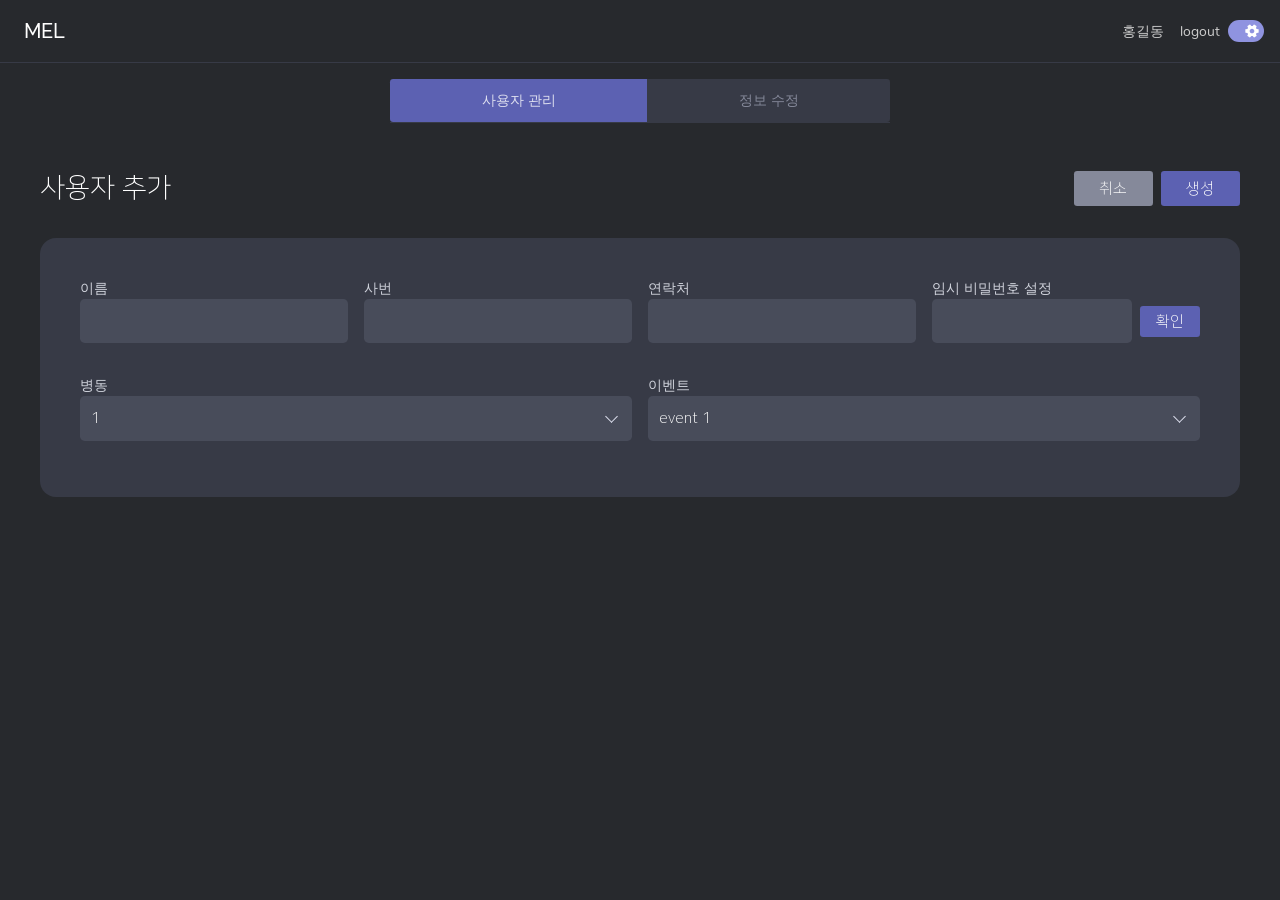
<file: admin/user_add.html>
<!DOCTYPE html>
<html lang="en">
<head>
    <meta charset="UTF-8">
    <meta name="viewport" content="width=device-width, user-scalable=no">
    <title>Mobile Event Logger</title>
    <link rel="stylesheet" href="../assets/css/base.css">
    <link rel="stylesheet" href="../assets/css/style.css">
    <script src="../assets/js/jquery-3.5.1.min.js"></script>
    <script src="../assets/js/script.js"></script>
</head>
<body>

<div class="container dark-mode">
    <header>
        <div class="logo"><a href="../index.html">MEL</a></div>
        <ul class="menu">
            <li><a href="./my_account.html">홍길동</a></li>
            <li><a href="../login.html">logout</a></li>
            <li>
                <div class="toggle toggle-admin">
                    <input type="checkbox" id="toggle-admin" class="toggle-checkbox" checked="checked" />
                    <label class="toggle-button" for="toggle-admin">
                        <svg class="toggle-feature" xmlns="http://www.w3.org/2000/svg" width="16" height="16" viewBox="0 0 24 24">
                            <path d="M19.43 12.98c.04-.32.07-.64.07-.98s-.03-.66-.07-.98l2.11-1.65c.19-.15.24-.42.12-.64l-2-3.46c-.12-.22-.39-.3-.61-.22l-2.49 1c-.52-.4-1.08-.73-1.69-.98l-.38-2.65C14.46 2.18 14.25 2 14 2h-4c-.25 0-.46.18-.49.42l-.38 2.65c-.61.25-1.17.59-1.69.98l-2.49-1c-.23-.09-.49 0-.61.22l-2 3.46c-.13.22-.07.49.12.64l2.11 1.65c-.04.32-.07.65-.07.98s.03.66.07.98l-2.11 1.65c-.19.15-.24.42-.12.64l2 3.46c.12.22.39.3.61.22l2.49-1c.52.4 1.08.73 1.69.98l.38 2.65c.03.24.24.42.49.42h4c.25 0 .46-.18.49-.42l.38-2.65c.61-.25 1.17-.59 1.69-.98l2.49 1c.23.09.49 0 .61-.22l2-3.46c.12-.22.07-.49-.12-.64l-2.11-1.65zM12 15.5c-1.93 0-3.5-1.57-3.5-3.5s1.57-3.5 3.5-3.5 3.5 1.57 3.5 3.5-1.57 3.5-3.5 3.5z"/>
                        </svg>
                    </label>
                </div>
            </li>
        </ul>
    </header>
    
<div class="content">
    <section class="header-admin">
        <ul>
            <li><a class="active" href="user_list.html">사용자 관리</a></li>
            <li><a href="settings.html">정보 수정</a></li>
        </ul>
    </section>
    <section class="title">
        <h1>사용자 추가</h1>
        <div class="button-container">
            <button class="button-submit">생성</button>
            <button class="button-cancel" onclick="history.back()">취소</button>
        </div>
    </section>
    <section class="content-view">
        <div class="input-container">
            <label for="userName">이름</label>
            <input type="text" id="userName"/>
        </div>
        <div class="input-container">
            <label for="userName">사번</label>
            <input type="number" id="userNumber"/>
        </div>
        <div class="input-container">
            <label for="userName">연락처</label>
            <input type="number" id="phoneNumber"/>
        </div>
        <!--<div class="input-container">
            <label for="activation">활성화 여부</label>
            <input type="checkbox" id="activation"/>
        </div>-->
        <div class="input-container">
            <label for="tempPassword">임시 비밀번호 설정</label>
            <div class="temp-password">
                <input type="text" id="tempPassword"/>
                <button>확인</button>
            </div>
        </div>
        <div class="input-container">
            <label for="bedNumber">병동</label>
            <div class="selectbox">
                <select name="bedNumber" id="bedNumber">
                    <option value="1">1</option>
                    <option value="2">2</option>
                    <option value="3">3</option>
                    <option value="4">4</option>
                    <option value="5">5</option>
                </select>
            </div>
        </div>
        <div class="input-container">
            <label for="event">이벤트</label>
            <div class="selectbox">
                <select name="bedNumber" id="event">
                    <option value="event1">event 1</option>
                    <option value="event2">event 2</option>
                    <option value="event3">event 3</option>
                    <option value="event4">event 4</option>
                    <option value="event5">event 5</option>
                </select>
            </div>
        </div>
    </section>
</div>
<div class="button-container">
    <button class="button-submit">생성</button>
    <button class="button-cancel" onclick="history.back()">취소</button>
</div>

</div>
</body>
</html>
</file>
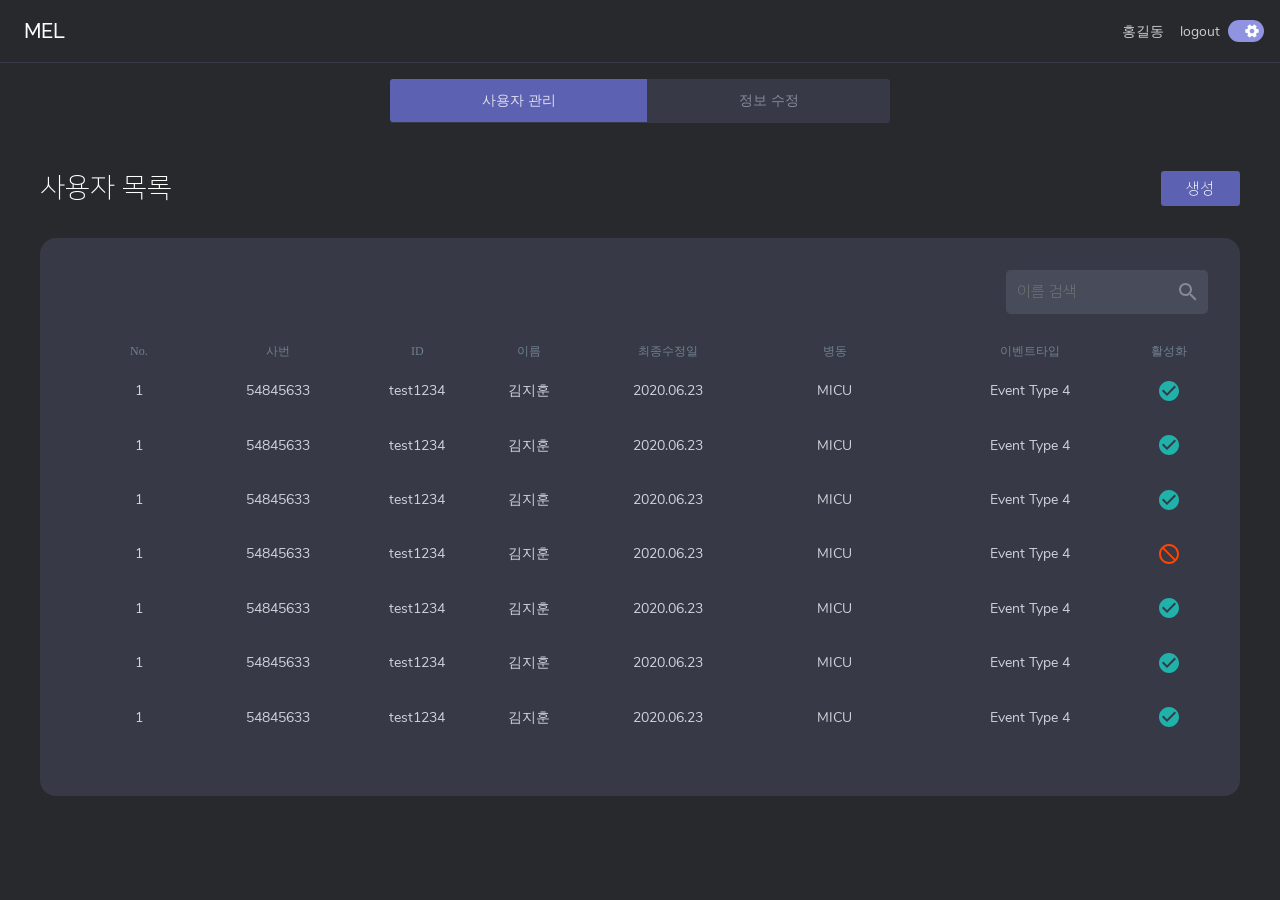
<file: admin/user_list.html>
<!DOCTYPE html>
<html lang="en">
<head>
    <meta charset="UTF-8">
    <meta name="viewport" content="width=device-width, user-scalable=no">
    <title>Mobile Event Logger</title>
    <link rel="stylesheet" href="../assets/css/base.css">
    <link rel="stylesheet" href="../assets/css/style.css">
    <script src="../assets/js/jquery-3.5.1.min.js"></script>
    <script src="../assets/js/script.js"></script>
</head>
<body>

<div class="container dark-mode">
    <header>
        <div class="logo"><a href="../index.html">MEL</a></div>
        <ul class="menu">
            <li><a href="./my_account.html">홍길동</a></li>
            <li><a href="../login.html">logout</a></li>
            <li>
                <div class="toggle toggle-admin">
                    <input type="checkbox" id="toggle-admin" class="toggle-checkbox" checked="checked" />
                    <label class="toggle-button" for="toggle-admin">
                        <svg class="toggle-feature" xmlns="http://www.w3.org/2000/svg" width="16" height="16" viewBox="0 0 24 24">
                            <path d="M19.43 12.98c.04-.32.07-.64.07-.98s-.03-.66-.07-.98l2.11-1.65c.19-.15.24-.42.12-.64l-2-3.46c-.12-.22-.39-.3-.61-.22l-2.49 1c-.52-.4-1.08-.73-1.69-.98l-.38-2.65C14.46 2.18 14.25 2 14 2h-4c-.25 0-.46.18-.49.42l-.38 2.65c-.61.25-1.17.59-1.69.98l-2.49-1c-.23-.09-.49 0-.61.22l-2 3.46c-.13.22-.07.49.12.64l2.11 1.65c-.04.32-.07.65-.07.98s.03.66.07.98l-2.11 1.65c-.19.15-.24.42-.12.64l2 3.46c.12.22.39.3.61.22l2.49-1c.52.4 1.08.73 1.69.98l.38 2.65c.03.24.24.42.49.42h4c.25 0 .46-.18.49-.42l.38-2.65c.61-.25 1.17-.59 1.69-.98l2.49 1c.23.09.49 0 .61-.22l2-3.46c.12-.22.07-.49-.12-.64l-2.11-1.65zM12 15.5c-1.93 0-3.5-1.57-3.5-3.5s1.57-3.5 3.5-3.5 3.5 1.57 3.5 3.5-1.57 3.5-3.5 3.5z"/>
                        </svg>
                    </label>
                </div>
            </li>
        </ul>
    </header>
    
<div class="content">
    <section class="header-admin">
        <ul>
            <li><a class="active" href="./user_list.html">사용자 관리</a></li>
            <li><a href="settings.html">정보 수정</a></li>
        </ul>
    </section>
    <section class="title">
        <h1>사용자 목록</h1>
        <div class="button-container">
            <button class="button-submit" onclick="location.href='user_add.html'">생성</button>
        </div>
    </section>
    <section class="content-view">
        <div class="sort-content">
            <div class="input-container">
                <input type="search" placeholder="이름 검색"/>
                <svg class="ico-search" xmlns="http://www.w3.org/2000/svg" width="24" height="24" viewBox="0 0 24 24">
                    <path d="M15.5 14h-.79l-.28-.27C15.41 12.59 16 11.11 16 9.5 16 5.91 13.09 3 9.5 3S3 5.91 3 9.5 5.91 16 9.5 16c1.61 0 3.09-.59 4.23-1.57l.27.28v.79l5 4.99L20.49 19l-4.99-5zm-6 0C7.01 14 5 11.99 5 9.5S7.01 5 9.5 5 14 7.01 14 9.5 11.99 14 9.5 14z"/>
                </svg>
            </div>
        </div>
        <section class="table">
            <div class="row th">
                <span class="cell-counter">No.</span>
                <span class="cell-user-number">사번</span>
                <span class="cell-user-id">ID</span>
                <span class="cell-user-name">이름</span>
                <span class="cell-updated-date">최종수정일</span>
                <span class="cell-ward">병동</span>
                <span class="cell-event">이벤트타입</span>
                <span class="cell-activation">활성화</span>
            </div>
            <div class="row" onclick="location.href='user_modify.html'">
                <span class="cell-counter">1</span>
                <span class="cell-user-number">54845633</span>
                <span class="cell-user-id">test1234</span>
                <span class="cell-user-name">김지훈</span>
                <span class="cell-updated-date">2020.06.23</span>
                <span class="cell-ward">MICU</span>
                <span class="cell-event">Event Type 4</span>
                <span class="cell-activation">
                        <svg class="svg-check" xmlns="http://www.w3.org/2000/svg" width="24" height="24"
                             viewBox="0 0 24 24">
                            <path d="M12 2C6.48 2 2 6.48 2 12s4.48 10 10 10 10-4.48 10-10S17.52 2 12 2zm-2 15l-5-5 1.41-1.41L10 14.17l7.59-7.59L19 8l-9 9z"/>
                        </svg>
                    </span>
            </div>
            <div class="row" onclick="location.href='user_modify.html'">
                <span class="cell-counter">1</span>
                <span class="cell-user-number">54845633</span>
                <span class="cell-user-id">test1234</span>
                <span class="cell-user-name">김지훈</span>
                <span class="cell-updated-date">2020.06.23</span>
                <span class="cell-ward">MICU</span>
                <span class="cell-event">Event Type 4</span>
                <span class="cell-activation">
                        <svg class="svg-check" xmlns="http://www.w3.org/2000/svg" width="24" height="24"
                             viewBox="0 0 24 24">
                            <path d="M12 2C6.48 2 2 6.48 2 12s4.48 10 10 10 10-4.48 10-10S17.52 2 12 2zm-2 15l-5-5 1.41-1.41L10 14.17l7.59-7.59L19 8l-9 9z"/>
                        </svg>
                    </span>
            </div>
            <div class="row" onclick="location.href='user_modify.html'">
                <span class="cell-counter">1</span>
                <span class="cell-user-number">54845633</span>
                <span class="cell-user-id">test1234</span>
                <span class="cell-user-name">김지훈</span>
                <span class="cell-updated-date">2020.06.23</span>
                <span class="cell-ward">MICU</span>
                <span class="cell-event">Event Type 4</span>
                <span class="cell-activation">
                        <svg class="svg-check" xmlns="http://www.w3.org/2000/svg" width="24" height="24"
                             viewBox="0 0 24 24">
                            <path d="M12 2C6.48 2 2 6.48 2 12s4.48 10 10 10 10-4.48 10-10S17.52 2 12 2zm-2 15l-5-5 1.41-1.41L10 14.17l7.59-7.59L19 8l-9 9z"/>
                        </svg>
                    </span>
            </div>
            <div class="row" onclick="location.href='user_modify.html'">
                <span class="cell-counter">1</span>
                <span class="cell-user-number">54845633</span>
                <span class="cell-user-id">test1234</span>
                <span class="cell-user-name">김지훈</span>
                <span class="cell-updated-date">2020.06.23</span>
                <span class="cell-ward">MICU</span>
                <span class="cell-event">Event Type 4</span>
                <span class="cell-activation">
                        <svg class="svg-disabled" xmlns="http://www.w3.org/2000/svg" width="24" height="24"
                             viewBox="0 0 24 24">
                            <path d="M12 2C6.48 2 2 6.48 2 12s4.48 10 10 10 10-4.48 10-10S17.52 2 12 2zm0 18c-4.42 0-8-3.58-8-8 0-1.85.63-3.55 1.69-4.9L16.9 18.31C15.55 19.37 13.85 20 12 20zm6.31-3.1L7.1 5.69C8.45 4.63 10.15 4 12 4c4.42 0 8 3.58 8 8 0 1.85-.63 3.55-1.69 4.9z"/>
                        </svg>
                    </span>
            </div>
            <div class="row" onclick="location.href='user_modify.html'">
                <span class="cell-counter">1</span>
                <span class="cell-user-number">54845633</span>
                <span class="cell-user-id">test1234</span>
                <span class="cell-user-name">김지훈</span>
                <span class="cell-updated-date">2020.06.23</span>
                <span class="cell-ward">MICU</span>
                <span class="cell-event">Event Type 4</span>
                <span class="cell-activation">
                        <svg class="svg-check" xmlns="http://www.w3.org/2000/svg" width="24" height="24"
                             viewBox="0 0 24 24">
                            <path d="M12 2C6.48 2 2 6.48 2 12s4.48 10 10 10 10-4.48 10-10S17.52 2 12 2zm-2 15l-5-5 1.41-1.41L10 14.17l7.59-7.59L19 8l-9 9z"/>
                        </svg>
                    </span>
            </div>
            <div class="row" onclick="location.href='user_modify.html'">
                <span class="cell-counter">1</span>
                <span class="cell-user-number">54845633</span>
                <span class="cell-user-id">test1234</span>
                <span class="cell-user-name">김지훈</span>
                <span class="cell-updated-date">2020.06.23</span>
                <span class="cell-ward">MICU</span>
                <span class="cell-event">Event Type 4</span>
                <span class="cell-activation">
                        <svg class="svg-check" xmlns="http://www.w3.org/2000/svg" width="24" height="24"
                             viewBox="0 0 24 24">
                            <path d="M12 2C6.48 2 2 6.48 2 12s4.48 10 10 10 10-4.48 10-10S17.52 2 12 2zm-2 15l-5-5 1.41-1.41L10 14.17l7.59-7.59L19 8l-9 9z"/>
                        </svg>
                    </span>
            </div>
            <div class="row" onclick="location.href='user_modify.html'">
                <span class="cell-counter">1</span>
                <span class="cell-user-number">54845633</span>
                <span class="cell-user-id">test1234</span>
                <span class="cell-user-name">김지훈</span>
                <span class="cell-updated-date">2020.06.23</span>
                <span class="cell-ward">MICU</span>
                <span class="cell-event">Event Type 4</span>
                <span class="cell-activation">
                        <svg class="svg-check" xmlns="http://www.w3.org/2000/svg" width="24" height="24"
                             viewBox="0 0 24 24">
                            <path d="M12 2C6.48 2 2 6.48 2 12s4.48 10 10 10 10-4.48 10-10S17.52 2 12 2zm-2 15l-5-5 1.41-1.41L10 14.17l7.59-7.59L19 8l-9 9z"/>
                        </svg>
                    </span>
            </div>
        </section>
    </section>
</div>
<div class="button-container">
    <button class="button-submit" onclick="location.href='user_add.html'">생성</button>
</div>

</div>
</body>
</html>
</file>
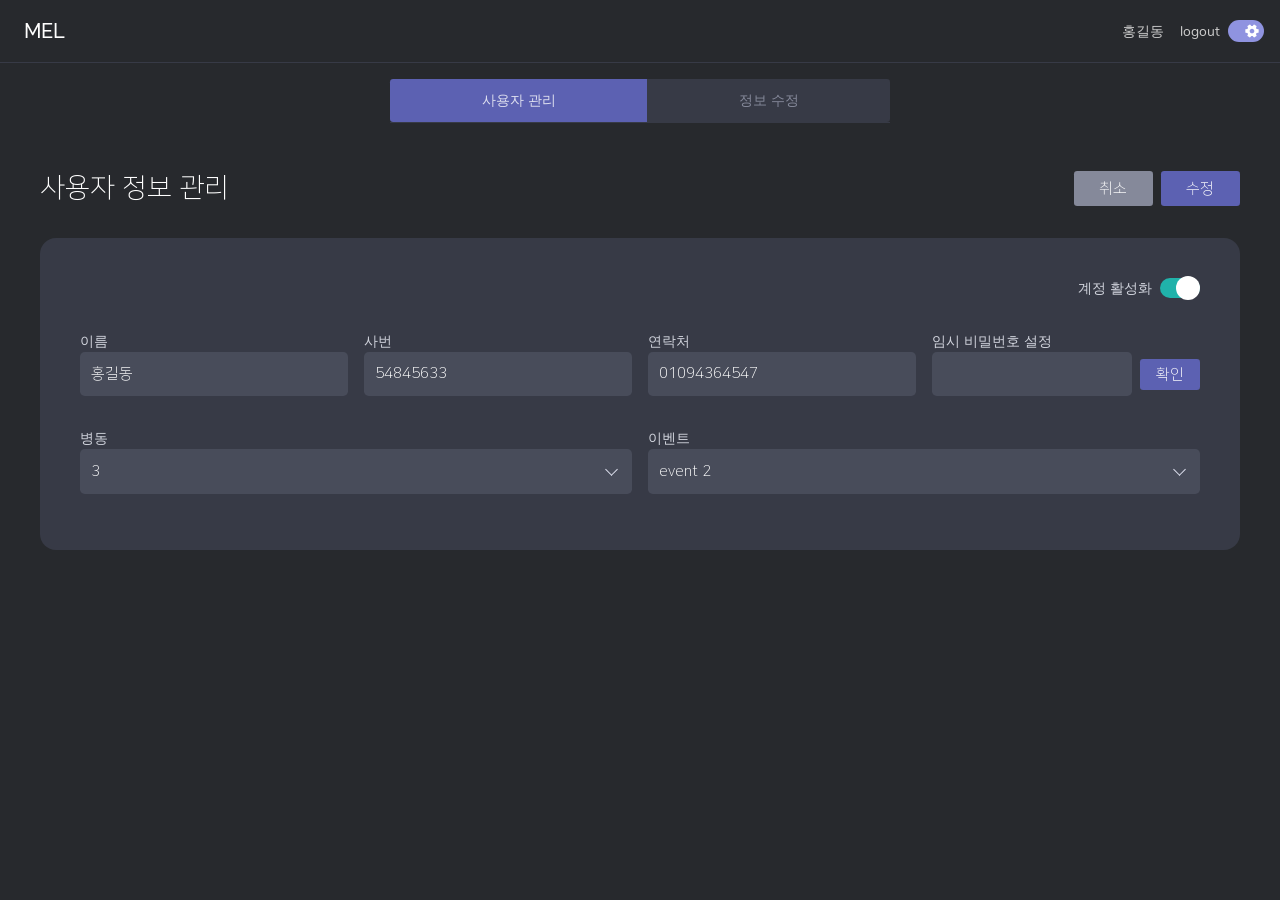
<file: admin/user_modify.html>
<!DOCTYPE html>
<html lang="en">
<head>
    <meta charset="UTF-8">
    <meta name="viewport" content="width=device-width, user-scalable=no">
    <title>Mobile Event Logger</title>
    <link rel="stylesheet" href="../assets/css/base.css">
    <link rel="stylesheet" href="../assets/css/style.css">
    <script src="../assets/js/jquery-3.5.1.min.js"></script>
    <script src="../assets/js/script.js"></script>
</head>
<body>

<div class="container dark-mode">
    <header>
        <div class="logo"><a href="../index.html">MEL</a></div>
        <ul class="menu">
            <li><a href="./my_account.html">홍길동</a></li>
            <li><a href="../login.html">logout</a></li>
            <li>
                <div class="toggle toggle-admin">
                    <input type="checkbox" id="toggle-admin" class="toggle-checkbox" checked="checked" />
                    <label class="toggle-button" for="toggle-admin">
                        <svg class="toggle-feature" xmlns="http://www.w3.org/2000/svg" width="16" height="16" viewBox="0 0 24 24">
                            <path d="M19.43 12.98c.04-.32.07-.64.07-.98s-.03-.66-.07-.98l2.11-1.65c.19-.15.24-.42.12-.64l-2-3.46c-.12-.22-.39-.3-.61-.22l-2.49 1c-.52-.4-1.08-.73-1.69-.98l-.38-2.65C14.46 2.18 14.25 2 14 2h-4c-.25 0-.46.18-.49.42l-.38 2.65c-.61.25-1.17.59-1.69.98l-2.49-1c-.23-.09-.49 0-.61.22l-2 3.46c-.13.22-.07.49.12.64l2.11 1.65c-.04.32-.07.65-.07.98s.03.66.07.98l-2.11 1.65c-.19.15-.24.42-.12.64l2 3.46c.12.22.39.3.61.22l2.49-1c.52.4 1.08.73 1.69.98l.38 2.65c.03.24.24.42.49.42h4c.25 0 .46-.18.49-.42l.38-2.65c.61-.25 1.17-.59 1.69-.98l2.49 1c.23.09.49 0 .61-.22l2-3.46c.12-.22.07-.49-.12-.64l-2.11-1.65zM12 15.5c-1.93 0-3.5-1.57-3.5-3.5s1.57-3.5 3.5-3.5 3.5 1.57 3.5 3.5-1.57 3.5-3.5 3.5z"/>
                        </svg>
                    </label>
                </div>
            </li>
        </ul>
    </header>
    
<div class="content">
    <section class="header-admin">
        <ul>
            <li><a class="active" href="user_list.html">사용자 관리</a></li>
            <li><a href="settings.html">정보 수정</a></li>
        </ul>
    </section>
    <section class="title">
        <h1>사용자 정보 관리</h1>
        <div class="button-container">
            <button class="button-submit">수정</button>
            <button class="button-cancel" onclick="history.back()">취소</button>
        </div>
    </section>
    <section class="content-view">
        <div class="input-container toggle-activation">
            <div class="toggle">
                <input type="checkbox" id="toggle-activation" class="toggle-checkbox" checked="checked"/>
                <label class="toggle-button" for="toggle-activation">
                    <span class="toggle-feature"></span>
                </label>
            </div>
            <label for="toggle-activation">계정 활성화</label>
        </div>
        <div class="input-container">
            <label for="userName">이름</label>
            <input type="text" id="userName" value="홍길동"/>
        </div>
        <div class="input-container">
            <label for="userName">사번</label>
            <input type="number" id="userNumber" value="54845633"/>
        </div>
        <div class="input-container">
            <label for="userName">연락처</label>
            <input type="number" id="phoneNumber" value="01094364547"/>
        </div>
        <div class="input-container">
            <label for="tempPassword">임시 비밀번호 설정</label>
            <div class="temp-password">
                <input type="text" id="tempPassword"/>
                <button>확인</button>
            </div>
        </div>
        <div class="input-container">
            <label for="bedNumber">병동</label>
            <div class="selectbox">
                <select name="bedNumber" id="bedNumber">
                    <option value="1">1</option>
                    <option value="2">2</option>
                    <option value="3" selected>3</option>
                    <option value="4">4</option>
                    <option value="5">5</option>
                </select>
            </div>
        </div>
        <div class="input-container">
            <label for="event">이벤트</label>
            <div class="selectbox">
                <select name="bedNumber" id="event">
                    <option value="event1">event 1</option>
                    <option value="event2" selected>event 2</option>
                    <option value="event3">event 3</option>
                    <option value="event4">event 4</option>
                    <option value="event5">event 5</option>
                </select>
            </div>
        </div>
    </section>
</div>
<div class="button-container">
    <button class="button-submit">수정</button>
    <button class="button-cancel" onclick="history.back()">취소</button>
</div>

</div>
</body>
</html>
</file>
<file: assets/css/base.css>
@font-face {
    font-family: 'Nunito';
    src: url("../fonts/Nunito-Regular.ttf"); }

@font-face {
    font-family: 'Raleway';
    src: url("../fonts/Raleway-Medium.ttf"); }

@font-face {
    font-family: 'Nanumsquare';
    src: url("../fonts/NanumSquareL.ttf"), url("../fonts/NanumSquareL.woff") format("woff"), url("../fonts/NanumSquareL.eot") format("embedded-opentype"); }

/* line 17, src/assets/css/base.scss */
:root {
    --backgroundColor: #edeef5;
    --primaryColor: #5c61b2;
    --secondaryColor: #dfe1f0;
    --darkPurple: #676a94;
    --darkmodePrimaryColor: #27292d;
    --darkmodeSecondaryColor: #373a46;
    --darkmodeTertiaryColor: #85899a;
    --brightPurple: #8f93e0;
    --brightGray: #d8dae0;
    --charcoal: #484c5a
; }

/* line 30, src/assets/css/base.scss */
svg {
    fill: var(--darkmodePrimaryColor); }

/* line 34, src/assets/css/base.scss */
body {
    margin: 0;
    padding: 0;
    width: 100%;
    overflow: hidden;
    -webkit-font-smoothing: antialiased;
    -moz-osx-font-smoothing: grayscale;
    text-rendering: optimizeLegibility;
    font: 14px/1.5 'Nunito';
    color: #08090d;
    background-color: var(--backgroundColor); }

/* line 47, src/assets/css/base.scss */
.container {
    width: 100%;
    height: 100vh;
    height: -webkit-calc(var(--vh, 1vh) * 100);
    height: -moz-calc(var(--vh, 1vh) * 100);
    height: calc(var(--vh, 1vh) * 100);
    display: -webkit-box;
    display: -webkit-flex;
    display: -moz-box;
    display: -ms-flexbox;
    display: flex;
    -webkit-box-orient: vertical;
    -webkit-box-direction: normal;
    -webkit-flex-direction: column;
    -moz-box-orient: vertical;
    -moz-box-direction: normal;
    -ms-flex-direction: column;
    flex-direction: column; }

/* line 55, src/assets/css/base.scss */
ul {
    margin: 0;
    padding: 0;
    list-style: none;
    display: -webkit-box;
    display: -webkit-flex;
    display: -moz-box;
    display: -ms-flexbox;
    display: flex; }

/* line 62, src/assets/css/base.scss */
a {
    text-decoration: none;
    color: #31517b; }

/* line 67, src/assets/css/base.scss */
.add-input {
    width: 100%;
    margin: 0 auto;
    fill: var(--brightPurple) !important; }

/* line 73, src/assets/css/base.scss */
h1, h2, h3, h4, h5, p {
    font-family: 'Nanumsquare';
    margin: 0; }

/* line 78, src/assets/css/base.scss */
small {
    font-family: Comfortaa;
    line-height: 1.2; }

/* line 83, src/assets/css/base.scss */
.active {
    opacity: 1 !important;
    display: -webkit-box !important;
    display: -webkit-flex !important;
    display: -moz-box !important;
    display: -ms-flexbox !important;
    display: flex !important; }

/* line 88, src/assets/css/base.scss */
fieldset {
    -webkit-border-radius: .5rem;
    -moz-border-radius: .5rem;
    border-radius: .5rem;
    border: 1px solid var(--charcoal); }

/* line 93, src/assets/css/base.scss */
legend {
    text-align: center;
    color: var(--brightGray); }

/* line 98, src/assets/css/base.scss */
input {
    -webkit-appearance: none;
    height: auto;
    border: 1px solid var(--secondaryColor);
    padding: .7rem;
    font: 15px/1.5 'NanumSquare';
    background-color: white;
    outline: 0;
    -webkit-box-sizing: border-box;
    -moz-box-sizing: border-box;
    box-sizing: border-box;
    -webkit-border-radius: .3rem;
    -moz-border-radius: .3rem;
    border-radius: .3rem;
    position: relative; }

/* line 111, src/assets/css/base.scss */
input[type="password"] {
    font-family: "Comfortaa"; }

/* line 115, src/assets/css/base.scss */
input::-webkit-outer-spin-button,
input::-webkit-inner-spin-button {
    -webkit-appearance: none;
    margin: 0; }

/* line 121, src/assets/css/base.scss */
input:focus, select:focus, button:focus {
    outline: 0; }

/* line 125, src/assets/css/base.scss */
label {
    -webkit-box-flex: 0 !important;
    -webkit-flex: 0 0 20% !important;
    -moz-box-flex: 0 !important;
    -ms-flex: 0 0 20% !important;
    flex: 0 0 20% !important;
    color: slategray; }

/* line 130, src/assets/css/base.scss */
button {
    border: 0;
    background: var(--primaryColor);
    color: white;
    -webkit-border-radius: .2rem;
    -moz-border-radius: .2rem;
    border-radius: .2rem;
    padding: .5rem 1rem;
    cursor: pointer;
    display: -webkit-box;
    display: -webkit-flex;
    display: -moz-box;
    display: -ms-flexbox;
    display: flex;
    -webkit-box-align: center;
    -webkit-align-items: center;
    -moz-box-align: center;
    -ms-flex-align: center;
    align-items: center;
    -webkit-box-pack: center;
    -webkit-justify-content: center;
    -moz-box-pack: center;
    -ms-flex-pack: center;
    justify-content: center; }
    /* line 141, src/assets/css/base.scss */
    button-submit {
        background-color: var(--primaryColor); }
    /* line 145, src/assets/css/base.scss */
    button-cancel {
        background-color: var(--secondaryColor);
        color: var(--darkPurple); }
    /* line 150, src/assets/css/base.scss */
    button-modify {
        background-color: var(--secondaryColor);
        color: var(--darkPurple);
        width: 2rem;
        height: 2rem;
        padding: 0; }
    /* line 158, src/assets/css/base.scss */
    button svg {
        fill: white; }

/* line 163, src/assets/css/base.scss */
textarea {
    -moz-appearance: none;
    appearance: none;
    -webkit-appearance: none;
    background-color: white;
    border: 1px solid var(--secondaryColor);
    -webkit-border-radius: .5rem;
    -moz-border-radius: .5rem;
    border-radius: .5rem;
    padding: .5rem;
    resize: none; }
    /* line 164, src/assets/css/base.scss */
    textarea:focus {
        outline: 0; }

/* line 177, src/assets/css/base.scss */
header {
    -webkit-box-flex: 0;
    -webkit-flex: 0 0 auto;
    -moz-box-flex: 0;
    -ms-flex: 0 0 auto;
    flex: 0 0 auto;
    display: -webkit-box;
    display: -webkit-flex;
    display: -moz-box;
    display: -ms-flexbox;
    display: flex;
    -webkit-align-content: center;
    -ms-flex-line-pack: center;
    align-content: center;
    -webkit-box-pack: justify;
    -webkit-justify-content: space-between;
    -moz-box-pack: justify;
    -ms-flex-pack: justify;
    justify-content: space-between;
    padding: 0 1rem;
    -webkit-box-sizing: border-box;
    -moz-box-sizing: border-box;
    box-sizing: border-box; }
    /* line 185, src/assets/css/base.scss */
    header a {
        display: -webkit-box;
        display: -webkit-flex;
        display: -moz-box;
        display: -ms-flexbox;
        display: flex;
        padding: 1rem .5rem; }
    /* line 190, src/assets/css/base.scss */
    header ul {
        display: -webkit-box;
        display: -webkit-flex;
        display: -moz-box;
        display: -ms-flexbox;
        display: flex;
        -webkit-box-align: center;
        -webkit-align-items: center;
        -moz-box-align: center;
        -ms-flex-align: center;
        align-items: center;
        cursor: pointer; }

/* line 197, src/assets/css/base.scss */
.content {
    opacity: 0;
    -webkit-box-flex: 1;
    -webkit-flex: 1 1 auto;
    -moz-box-flex: 1;
    -ms-flex: 1 1 auto;
    flex: 1 1 auto;
    -webkit-box-align: center;
    -webkit-align-items: center;
    -moz-box-align: center;
    -ms-flex-align: center;
    align-items: center;
    overflow-y: auto;
    display: -webkit-box;
    display: -webkit-flex;
    display: -moz-box;
    display: -ms-flexbox;
    display: flex;
    -webkit-box-orient: vertical;
    -webkit-box-direction: normal;
    -webkit-flex-direction: column;
    -moz-box-orient: vertical;
    -moz-box-direction: normal;
    -ms-flex-direction: column;
    flex-direction: column;
    -webkit-animation: fadeIn .4s forwards;
    -moz-animation: fadeIn .4s forwards;
    animation: fadeIn .4s forwards;
    -webkit-transition: .2s border-color;
    -moz-transition: .2s border-color;
    transition: .2s border-color; }

/* line 208, src/assets/css/base.scss */
.content > .title {
    -webkit-box-flex: 0;
    -webkit-flex: 0 0 auto;
    -moz-box-flex: 0;
    -ms-flex: 0 0 auto;
    flex: 0 0 auto;
    padding: 2rem 0;
    width: 100%;
    max-width: 1200px;
    -webkit-box-sizing: border-box;
    -moz-box-sizing: border-box;
    box-sizing: border-box;
    display: -webkit-box;
    display: -webkit-flex;
    display: -moz-box;
    display: -ms-flexbox;
    display: flex;
    -webkit-box-pack: justify;
    -webkit-justify-content: space-between;
    -moz-box-pack: justify;
    -ms-flex-pack: justify;
    justify-content: space-between;
    -webkit-box-align: center;
    -webkit-align-items: center;
    -moz-box-align: center;
    -ms-flex-align: center;
    align-items: center; }

/* line 220, src/assets/css/base.scss */
.content > .title .button-container button {
    padding: .6rem 1.6rem; }

/* line 224, src/assets/css/base.scss */
.content .title h1 {
    font: normal 1.7rem/1 'Nanumsquare'; }

/* line 228, src/assets/css/base.scss */
.content .title p {
    color: #5e5c67;
    font-size: 16px; }

/* line 233, src/assets/css/base.scss */
.content-view {
    -webkit-box-flex: 0;
    -webkit-flex: 0 1 auto;
    -moz-box-flex: 0;
    -ms-flex: 0 1 auto;
    flex: 0 1 auto;
    padding: 0 1rem 1rem 1rem;
    display: -webkit-box;
    display: -webkit-flex;
    display: -moz-box;
    display: -ms-flexbox;
    display: flex;
    -webkit-flex-wrap: wrap;
    -ms-flex-wrap: wrap;
    flex-wrap: wrap;
    -webkit-box-pack: center;
    -webkit-justify-content: center;
    -moz-box-pack: center;
    -ms-flex-pack: center;
    justify-content: center;
    max-width: 1200px;
    width: 100%;
    position: relative; }

/* line 244, src/assets/css/base.scss */
.wrapper {
    -webkit-box-flex: 1;
    -webkit-flex: 1 1 auto;
    -moz-box-flex: 1;
    -ms-flex: 1 1 auto;
    flex: 1 1 auto;
    padding: 2rem;
    margin: 0 auto;
    max-width: 1200px;
    display: -webkit-box;
    display: -webkit-flex;
    display: -moz-box;
    display: -ms-flexbox;
    display: flex;
    -webkit-box-orient: vertical;
    -webkit-box-direction: normal;
    -webkit-flex-direction: column;
    -moz-box-orient: vertical;
    -moz-box-direction: normal;
    -ms-flex-direction: column;
    flex-direction: column;
    -webkit-box-sizing: border-box;
    -moz-box-sizing: border-box;
    box-sizing: border-box; }

/* line 254, src/assets/css/base.scss */
.input-container {
    display: -webkit-box;
    display: -webkit-flex;
    display: -moz-box;
    display: -ms-flexbox;
    display: flex;
    -webkit-box-orient: vertical;
    -webkit-box-direction: normal;
    -webkit-flex-direction: column;
    -moz-box-orient: vertical;
    -moz-box-direction: normal;
    -ms-flex-direction: column;
    flex-direction: column;
    margin-bottom: 1rem;
    position: relative; }

/* line 261, src/assets/css/base.scss */
.input-container div {
    display: -webkit-box;
    display: -webkit-flex;
    display: -moz-box;
    display: -ms-flexbox;
    display: flex;
    -webkit-box-align: center;
    -webkit-align-items: center;
    -moz-box-align: center;
    -ms-flex-align: center;
    align-items: center; }

/* line 266, src/assets/css/base.scss */
.input-container div input {
    -webkit-box-flex: 1;
    -webkit-flex: 1 1 auto;
    -moz-box-flex: 1;
    -ms-flex: 1 1 auto;
    flex: 1 1 auto; }

/* line 270, src/assets/css/base.scss */
.button-container {
    display: -webkit-box;
    display: -webkit-flex;
    display: -moz-box;
    display: -ms-flexbox;
    display: flex;
    -webkit-box-orient: horizontal;
    -webkit-box-direction: reverse;
    -webkit-flex-direction: row-reverse;
    -moz-box-orient: horizontal;
    -moz-box-direction: reverse;
    -ms-flex-direction: row-reverse;
    flex-direction: row-reverse; }

/* line 275, src/assets/css/base.scss */
.button-container button {
    margin-left: .5rem; }

.button-number{
    background-color: #c7c7c7;
}


/* Progress */
/* line 281, src/assets/css/base.scss */
.progress-wrap {
    position: fixed;
    right: 50px;
    bottom: 50px;
    height: 46px;
    width: 46px;
    cursor: pointer;
    display: -webkit-box;
    display: -webkit-flex;
    display: -moz-box;
    display: -ms-flexbox;
    display: flex;
    -webkit-box-pack: center;
    -webkit-justify-content: center;
    -moz-box-pack: center;
    -ms-flex-pack: center;
    justify-content: center;
    -webkit-align-content: center;
    -ms-flex-line-pack: center;
    align-content: center;
    -webkit-border-radius: 50px;
    -moz-border-radius: 50px;
    border-radius: 50px;
    z-index: 10000;
    opacity: 0;
    visibility: hidden;
    background-color: lightsteelblue;
    -webkit-transform: translateY(15px);
    -moz-transform: translateY(15px);
    -ms-transform: translateY(15px);
    transform: translateY(15px);
    -webkit-transition: all 200ms linear;
    -moz-transition: all 200ms linear;
    transition: all 200ms linear; }

/* line 301, src/assets/css/base.scss */
.progress-wrap.active-progress {
    opacity: 1;
    visibility: visible;
    -webkit-transform: translateY(0);
    -moz-transform: translateY(0);
    -ms-transform: translateY(0);
    transform: translateY(0); }

/* line 307, src/assets/css/base.scss */
.progress-wrap svg.progress-circle path {
    stroke: white;
    stroke-width: 4;
    -webkit-box-sizing: border-box;
    -moz-box-sizing: border-box;
    box-sizing: border-box;
    -webkit-transition: all 200ms linear;
    -moz-transition: all 200ms linear;
    transition: all 200ms linear; }

/* line 315, src/assets/css/base.scss */
.progress-wrap svg {
    fill: white;
    -webkit-align-self: center;
    -ms-flex-item-align: center;
    align-self: center; }

/* Pagination */
/* line 323, src/assets/css/base.scss */
.pagination {
    margin: 2rem auto; }

/* line 328, src/assets/css/base.scss */
.pagination ul {
    display: -webkit-box;
    display: -webkit-flex;
    display: -moz-box;
    display: -ms-flexbox;
    display: flex; }

/* line 332, src/assets/css/base.scss */
.pagination li {
    margin: 0 1rem;
    color: slategray;
    display: -webkit-box;
    display: -webkit-flex;
    display: -moz-box;
    display: -ms-flexbox;
    display: flex;
    -webkit-box-align: center;
    -webkit-align-items: center;
    -moz-box-align: center;
    -ms-flex-align: center;
    align-items: center; }

/* line 339, src/assets/css/base.scss */
.pagination .active {
    color: #36299f;
    font-weight: bold; }

/* line 344, src/assets/css/base.scss */
.pagination svg {
    fill: slategray; }

/* Checkbox */
/* line 350, src/assets/css/base.scss */
.checkbox {
    position: relative; }

/* line 354, src/assets/css/base.scss */
.checkbox input {
    position: absolute;
    opacity: 0; }

/* line 359, src/assets/css/base.scss */
.checkbox label {
    color: #AAA;
    display: -webkit-box;
    display: -webkit-flex;
    display: -moz-box;
    display: -ms-flexbox;
    display: flex;
    -webkit-box-align: center;
    -webkit-align-items: center;
    -moz-box-align: center;
    -ms-flex-align: center;
    align-items: center;
    position: relative;
    cursor: pointer;
    padding: 0;
    -webkit-transition: .2s color;
    -moz-transition: .2s color;
    transition: .2s color; }

/* line 369, src/assets/css/base.scss */
.checkbox input:checked + label {
    color: #36299f; }

/* line 373, src/assets/css/base.scss */
.checkbox label:before {
    -webkit-border-radius: 2px;
    -moz-border-radius: 2px;
    border-radius: 2px;
    -webkit-transition: .2s;
    -moz-transition: .2s;
    transition: .2s;
    content: '';
    margin-right: 3px;
    width: 15px;
    height: 15px;
    background-color: #EEE; }

/* line 383, src/assets/css/base.scss */
.checkbox input:checked + label:after {
    content: '';
    position: absolute;
    left: 3px;
    top: 10px;
    background: white;
    width: 2px;
    height: 2px;
    -webkit-box-shadow: 2px 0 0 #36299f, 4px 0 0 #36299f, 4px -2px 0 #36299f, 4px -4px 0 #36299f, 4px -6px 0 #36299f, 4px -8px 0 #36299f;
    -moz-box-shadow: 2px 0 0 #36299f, 4px 0 0 #36299f, 4px -2px 0 #36299f, 4px -4px 0 #36299f, 4px -6px 0 #36299f, 4px -8px 0 #36299f;
    box-shadow: 2px 0 0 #36299f, 4px 0 0 #36299f, 4px -2px 0 #36299f, 4px -4px 0 #36299f, 4px -6px 0 #36299f, 4px -8px 0 #36299f;
    -webkit-transform: rotate(45deg);
    -moz-transform: rotate(45deg);
    -ms-transform: rotate(45deg);
    transform: rotate(45deg); }

/* Radio Button */
/* line 398, src/assets/css/base.scss */
input[type="radio"] {
    position: absolute;
    opacity: 0; }

/* line 403, src/assets/css/base.scss */
input[type="radio"] + label {
    cursor: pointer;
    margin-right: .5rem; }

/* line 408, src/assets/css/base.scss */
input[type="radio"] + label:before {
    content: '';
    background: #F3F6F9;
    -webkit-border-radius: 100%;
    -moz-border-radius: 100%;
    border-radius: 100%;
    border: 1px solid #E3E6E9;
    display: inline-block;
    width: 12px;
    height: 12px;
    position: relative;
    margin-right: 3px;
    vertical-align: middle;
    -webkit-transition: all .2s ease;
    -moz-transition: all .2s ease;
    transition: all .2s ease; }

/* line 422, src/assets/css/base.scss */
input[type="radio"]:hover + label:before, input[type="radio"]:checked + label:before {
    border-color: #2869bd !important;
    background-color: #2869bd !important;
    -webkit-box-shadow: inset 0 0 0 2px #DDD;
    -moz-box-shadow: inset 0 0 0 2px #DDD;
    box-shadow: inset 0 0 0 2px #DDD; }

/* line 428, src/assets/css/base.scss */
input[type="radio"]:focus + label:before {
    outline: none; }

/* line 432, src/assets/css/base.scss */
input[type="radio"]:disabled + label {
    cursor: auto; }

/* line 436, src/assets/css/base.scss */
input[type="radio"]:disabled:checked + label:before {
    -webkit-box-shadow: inset 0 0 0 2px #f4f4f4;
    -moz-box-shadow: inset 0 0 0 2px #f4f4f4;
    box-shadow: inset 0 0 0 2px #f4f4f4;
    border-color: #b4b4b4;
    background: #b4b4b4; }

/* line 442, src/assets/css/base.scss */
input[type="radio"]:disabled + label:before {
    border-color: #b4b4b4;
    background: #f4f4f4; }

/* line 447, src/assets/css/base.scss */
input[type="radio"] + label:empty:before {
    margin-right: 0; }

/* line 451, src/assets/css/base.scss */
.input-comment {
    -webkit-box-flex: 1 !important;
    -webkit-flex: 1 1 100% !important;
    -moz-box-flex: 1 !important;
    -ms-flex: 1 1 100% !important;
    flex: 1 1 100% !important; }

/*selectbox*/
/* line 457, src/assets/css/base.scss */
select {
    background-color: transparent;
    display: -webkit-box;
    display: -webkit-flex;
    display: -moz-box;
    display: -ms-flexbox;
    display: flex;
    -webkit-box-flex: 1;
    -webkit-flex: 1 1 auto;
    -moz-box-flex: 1;
    -ms-flex: 1 1 auto;
    flex: 1 1 auto;
    -webkit-appearance: none;
    padding: .7rem 2rem .7rem .7rem;
    height: auto;
    border: 0;
    font: 15px/1.5 'NanumSquare';
    outline: 0;
    -webkit-box-sizing: border-box;
    -moz-box-sizing: border-box;
    box-sizing: border-box; }

/* line 470, src/assets/css/base.scss */
select::-ms-expand {
    display: none; }

/* line 474, src/assets/css/base.scss */
.selectbox {
    position: relative;
    background-color: white;
    -webkit-box-sizing: border-box;
    -moz-box-sizing: border-box;
    box-sizing: border-box;
    border: 1px solid var(--secondaryColor);
    -webkit-border-radius: .3rem;
    -moz-border-radius: .3rem;
    border-radius: .3rem; }

/* line 482, src/assets/css/base.scss */
.selectbox::before {
    content: "";
    position: absolute;
    top: 50%;
    right: 1rem;
    width: 0;
    height: 0;
    margin-top: -7px;
    border: solid black;
    border-width: 0 1px 1px 0;
    display: inline-block;
    padding: 4px;
    -moz-transform: rotate(45deg);
    -ms-transform: rotate(45deg);
    transform: rotate(45deg);
    -webkit-transform: rotate(45deg); }

/*table*/
/* line 499, src/assets/css/base.scss */
.table {
    width: 100%;
    max-width: 1200px;
    margin: 0 auto 1rem; }

/* line 505, src/assets/css/base.scss */
.table .row {
    -webkit-box-flex: 1;
    -webkit-flex: 1 1 auto;
    -moz-box-flex: 1;
    -ms-flex: 1 1 auto;
    flex: 1 1 auto;
    display: -webkit-box;
    display: -webkit-flex;
    display: -moz-box;
    display: -ms-flexbox;
    display: flex;
    -webkit-box-align: center;
    -webkit-align-items: center;
    -moz-box-align: center;
    -ms-flex-align: center;
    align-items: center;
    text-align: center;
    padding: .7rem;
    background: white;
    -webkit-border-radius: .5rem;
    -moz-border-radius: .5rem;
    border-radius: .5rem;
    margin: .5rem 0;
    position: relative;
    cursor: pointer;
    -webkit-animation: fadeIn .8s forwards;
    -moz-animation: fadeIn .8s forwards;
    animation: fadeIn .8s forwards; }

/* line 519, src/assets/css/base.scss */
.container:not(.dark-mode) .table .row:not(.th) {
    border: 1px solid var(--secondaryColor); }

/* line 523, src/assets/css/base.scss */
.table .row span {
    color: #5e5c67;
    -webkit-box-align: center;
    -webkit-align-items: center;
    -moz-box-align: center;
    -ms-flex-align: center;
    align-items: center;
    display: -webkit-box;
    display: -webkit-flex;
    display: -moz-box;
    display: -ms-flexbox;
    display: flex;
    -webkit-box-pack: center;
    -webkit-justify-content: center;
    -moz-box-pack: center;
    -ms-flex-pack: center;
    justify-content: center; }

/* line 530, src/assets/css/base.scss */
.table .th {
    -webkit-border-radius: 0;
    -moz-border-radius: 0;
    border-radius: 0;
    background: transparent !important;
    padding-bottom: 0; }

/* line 536, src/assets/css/base.scss */
.table .th span {
    font: 12px/1.5 'Comfortaa';
    color: slategray !important; }

/* =====================================================
   Toggle buttons
   ===================================================== */
/* line 545, src/assets/css/base.scss */
.toggle {
    display: block;
    text-align: center;
    -webkit-user-select: none;
    -moz-user-select: none;
    -ms-user-select: none;
    user-select: none; }

/* line 551, src/assets/css/base.scss */
.toggle-checkbox {
    display: none; }

/* line 555, src/assets/css/base.scss */
.toggle-button {
    display: block;
    background-color: var(--charcoal);
    margin: 0 auto;
    font-size: 1.4em;
    -webkit-transition: .2s;
    -moz-transition: .2s;
    transition: .2s; }

/* line 563, src/assets/css/base.scss */
.toggle-button:hover {
    cursor: pointer; }

/* line 567, src/assets/css/base.scss */
.toggle .toggle-button {
    position: relative;
    height: 22px;
    width: 36px;
    -webkit-border-radius: 25px;
    -moz-border-radius: 25px;
    border-radius: 25px; }

/* line 574, src/assets/css/base.scss */
.toggle .toggle-feature {
    display: block;
    position: absolute;
    top: 3px;
    left: 3px;
    fill: white;
    -webkit-border-radius: 50%;
    -moz-border-radius: 50%;
    border-radius: 50%;
    -webkit-transition: .2s;
    -moz-transition: .2s;
    transition: .2s; }

/* line 584, src/assets/css/base.scss */
.toggle .toggle-checkbox:checked + .toggle-button {
    background-color: var(--brightPurple);
    fill: white; }

/* line 589, src/assets/css/base.scss */
.toggle .toggle-checkbox:checked + .toggle-button > * {
    left: 16px; }

/* =====================================================
   Modal
   ===================================================== */
/* line 597, src/assets/css/base.scss */
.modal {
    width: 90%;
    max-height: 60%;
    position: relative;
    top: 50%;
    left: 50%;
    background: white;
    display: -webkit-box;
    display: -webkit-flex;
    display: -moz-box;
    display: -ms-flexbox;
    display: flex;
    -webkit-box-orient: vertical;
    -webkit-box-direction: normal;
    -webkit-flex-direction: column;
    -moz-box-orient: vertical;
    -moz-box-direction: normal;
    -ms-flex-direction: column;
    flex-direction: column;
    -webkit-transform: translate(-50%, -50%);
    -moz-transform: translate(-50%, -50%);
    -ms-transform: translate(-50%, -50%);
    transform: translate(-50%, -50%);
    -webkit-border-radius: .5rem;
    -moz-border-radius: .5rem;
    border-radius: .5rem;
    -webkit-transition: .25s;
    -moz-transition: .25s;
    transition: .25s;
    -webkit-box-sizing: border-box;
    -moz-box-sizing: border-box;
    box-sizing: border-box;
    overflow: hidden; }

/* line 613, src/assets/css/base.scss */
.overlay {
    position: fixed;
    top: 0;
    bottom: 0;
    left: 0;
    right: 0;
    background: rgba(0, 0, 0, 0.3);
    -webkit-transition: opacity 500ms;
    -moz-transition: opacity 500ms;
    transition: opacity 500ms;
    visibility: hidden;
    opacity: 0; }

/* line 625, src/assets/css/base.scss */
.overlay:target {
    opacity: 1;
    visibility: visible;
    pointer-events: auto;
    z-index: 50; }

/* line 632, src/assets/css/base.scss */
.dimmed {
    position: fixed;
    top: 0;
    bottom: 0;
    left: 0;
    right: 0;
    background: rgba(0, 0, 0, 0.3);
    -webkit-transition: opacity 500ms;
    -moz-transition: opacity 500ms;
    transition: opacity 500ms;
    pointer-events: auto;
    z-index: 50; }

/* line 644, src/assets/css/base.scss */
.modal section {
    padding: 0 1rem 1rem 1rem;
    -webkit-box-flex: 1;
    -webkit-flex: 1 1 auto;
    -moz-box-flex: 1;
    -ms-flex: 1 1 auto;
    flex: 1 1 auto;
    overflow-y: auto; }

/* line 650, src/assets/css/base.scss */
.modal .title {
    padding: 1rem;
    display: -webkit-box;
    display: -webkit-flex;
    display: -moz-box;
    display: -ms-flexbox;
    display: flex;
    -webkit-box-pack: justify;
    -webkit-justify-content: space-between;
    -moz-box-pack: justify;
    -ms-flex-pack: justify;
    justify-content: space-between; }

/* Scrollbar */
/* line 658, src/assets/css/base.scss */
::-webkit-scrollbar-track {
    -webkit-box-shadow: inset 0 0 6px rgba(0, 0, 0, 0.3);
    -webkit-border-radius: 6px;
    border-radius: 6px;
    background-color: #eee; }

/* line 664, src/assets/css/base.scss */
::-webkit-scrollbar {
    width: 6px;
    height: 6px;
    background-color: #eee; }

/* line 670, src/assets/css/base.scss */
::-webkit-scrollbar-thumb {
    -webkit-border-radius: 6px;
    border-radius: 6px;
    -webkit-box-shadow: inset 0 0 6px rgba(0, 0, 0, 0.3);
    background-color: #a3a6a9; }


@-webkit-keyframes fadeIn {
    0% {
        opacity: 0; }
    100% {
        opacity: 1; } }

@-moz-keyframes fadeIn {
    0% {
        opacity: 0; }
    100% {
        opacity: 1; } }

@keyframes fadeIn {
    0% {
        opacity: 0; }
    100% {
        opacity: 1; } }

/* =====================================================
   Dark mode
   ===================================================== */
/* line 690, src/assets/css/base.scss */
.dark-mode {
    background-color: var(--darkmodePrimaryColor);
    color: white; }

/* line 695, src/assets/css/base.scss */
.dark-mode a {
    color: white; }

/* line 699, src/assets/css/base.scss */
.dark-mode .button-cancel {
    background-color: var(--darkmodeTertiaryColor);
    color: white; }

/* line 704, src/assets/css/base.scss */
.dark-mode p, .dark-mode label {
    color: #d0d3dc !important; }

/* line 708, src/assets/css/base.scss */
.dark-mode input {
    background-color: var(--charcoal);
    border: 0;
    color: white; }

/* line 714, src/assets/css/base.scss */
.dark-mode select {
    color: white; }

/* line 718, src/assets/css/base.scss */
.dark-mode option {
    color: var(--darkmodePrimaryColor); }

/* line 722, src/assets/css/base.scss */
.dark-mode .selectbox {
    background-color: #484c5a !important;
    border: 0; }

/* line 727, src/assets/css/base.scss */
.dark-mode .selectbox::before {
    border: solid var(--secondaryColor);
    border-width: 0 1px 1px 0; }

/* line 732, src/assets/css/base.scss */
.dark-mode header {
    border-color: var(--darkmodeSecondaryColor); }

/* line 736, src/assets/css/base.scss */
.dark-mode .menu {
    background-color: var(--darkmodePrimaryColor);
    color: white;
    border-color: #393b40; }

/* line 742, src/assets/css/base.scss */
.dark-mode .menu a {
    color: #ccc;
    -webkit-transition: .2s color;
    -moz-transition: .2s color;
    transition: .2s color; }

/* line 750, src/assets/css/base.scss */
.dark-mode .content-view {
    background-color: var(--darkmodeSecondaryColor);
    -webkit-border-radius: 1rem;
    -moz-border-radius: 1rem;
    border-radius: 1rem;
    padding: 2rem;
    -webkit-box-sizing: border-box;
    -moz-box-sizing: border-box;
    box-sizing: border-box; }

/* line 757, src/assets/css/base.scss */
.dark-mode svg {
    fill: rgba(255, 255, 255, 0.3); }

/* line 761, src/assets/css/base.scss */
.dark-mode .table .row {
    background-color: var(--darkmodeSecondaryColor);
    -webkit-transition: background-color .2s;
    -moz-transition: background-color .2s;
    transition: background-color .2s; }

/* line 766, src/assets/css/base.scss */
.dark-mode .table .row:not(.th):hover {
    background-color: var(--charcoal); }

/* line 770, src/assets/css/base.scss */
.dark-mode .table .row span {
    color: #d0d3dc; }

/* line 774, src/assets/css/base.scss */
.dark-mode input[type="radio"] + label:before {
    background-color: #373a46;
    border-color: var(--darkmodePrimaryColor); }

/* line 779, src/assets/css/base.scss */
.dark-mode input[type="radio"]:hover + label:before, .dark-mode input[type="radio"]:checked + label:before {
    -webkit-box-shadow: inset 0 0 0 2px var(--darkmodePrimaryColor);
    -moz-box-shadow: inset 0 0 0 2px var(--darkmodePrimaryColor);
    box-shadow: inset 0 0 0 2px var(--darkmodePrimaryColor); }

/*# sourceMappingURL=[data-uri] */
</file>
<file: assets/css/style.css>
@charset "UTF-8";
/* line 1, src/assets/css/style.scss */
button {
    font: 15px/1 'NanumSquare'; }

/* line 5, src/assets/css/style.scss */
header {
    border-bottom: 1px solid var(--secondaryColor); }

/* line 9, src/assets/css/style.scss */
.logo a {
    font-size: 20px;
    font-family: 'Raleway', sans-serif; }

/* line 14, src/assets/css/style.scss */
.header-admin {
    -webkit-box-flex: 0;
    -webkit-flex: 0 0 auto;
    -moz-box-flex: 0;
    -ms-flex: 0 0 auto;
    flex: 0 0 auto;
    width: 90%;
    max-width: 500px;
    margin: 1rem auto;
    border-bottom: 1px solid var(--darkmodeSecondaryColor); }

/* line 22, src/assets/css/style.scss */
.header-admin li {
    -webkit-box-flex: 1;
    -webkit-flex: 1 1 auto;
    -moz-box-flex: 1;
    -ms-flex: 1 1 auto;
    flex: 1 1 auto; }

/* line 26, src/assets/css/style.scss */
.header-admin li:first-of-type a {
    -webkit-border-radius: .2rem 0 0 .2rem;
    -moz-border-radius: .2rem 0 0 .2rem;
    border-radius: .2rem 0 0 .2rem; }

/* line 30, src/assets/css/style.scss */
.header-admin li:last-of-type a {
    -webkit-border-radius: 0 .2rem .2rem 0;
    -moz-border-radius: 0 .2rem .2rem 0;
    border-radius: 0 .2rem .2rem 0; }

/* line 34, src/assets/css/style.scss */
.header-admin a {
    padding: .7rem;
    display: -webkit-box;
    display: -webkit-flex;
    display: -moz-box;
    display: -ms-flexbox;
    display: flex;
    -webkit-box-pack: center;
    -webkit-justify-content: center;
    -moz-box-pack: center;
    -ms-flex-pack: center;
    justify-content: center;
    color: var(--darkmodeTertiaryColor);
    background-color: var(--darkmodeSecondaryColor);
    position: relative; }

/* line 43, src/assets/css/style.scss */
.header-admin a.active {
    color: rgba(255, 255, 255, 0.8);
    background-color: var(--primaryColor); }

/* line 48, src/assets/css/style.scss */
.sort-content {
    -webkit-box-flex: 1;
    -webkit-flex: 1 1 auto;
    -moz-box-flex: 1;
    -ms-flex: 1 1 auto;
    flex: 1 1 auto;
    display: -webkit-box;
    display: -webkit-flex;
    display: -moz-box;
    display: -ms-flexbox;
    display: flex;
    -webkit-box-orient: horizontal;
    -webkit-box-direction: reverse;
    -webkit-flex-direction: row-reverse;
    -moz-box-orient: horizontal;
    -moz-box-direction: reverse;
    -ms-flex-direction: row-reverse;
    flex-direction: row-reverse;
    margin: 0 0 .5rem; }

/* line 55, src/assets/css/style.scss */
.sort-content .input-container {
    -webkit-box-flex: 0;
    -webkit-flex: 0 0 auto;
    -moz-box-flex: 0;
    -ms-flex: 0 0 auto;
    flex: 0 0 auto;
    -webkit-box-orient: horizontal;
    -webkit-box-direction: normal;
    -webkit-flex-direction: row;
    -moz-box-orient: horizontal;
    -moz-box-direction: normal;
    -ms-flex-direction: row;
    flex-direction: row;
    margin-bottom: 0 !important;
    padding: 0;
    display: -webkit-box;
    display: -webkit-flex;
    display: -moz-box;
    display: -ms-flexbox;
    display: flex;
    -webkit-box-align: center;
    -webkit-align-items: center;
    -moz-box-align: center;
    -ms-flex-align: center;
    align-items: center;
    position: relative; }

/* line 65, src/assets/css/style.scss */
.sort-content input[type="search"] {
    padding-right: 2.5rem; }

/* line 69, src/assets/css/style.scss */
.sort-content input[type="search"]::-webkit-search-cancel-button {
    display: none; }

/* line 73, src/assets/css/style.scss */
.sort-content .input-container .ico-search {
    position: absolute;
    right: .5rem;
    top: 50%;
    -webkit-transform: translateY(-50%);
    -moz-transform: translateY(-50%);
    -ms-transform: translateY(-50%);
    transform: translateY(-50%);
    fill: var(--darkmodeTertiaryColor);
    margin-left: .5rem;
    cursor: pointer; }

/* line 83, src/assets/css/style.scss */
.sort-content .selectbox:not(:last-of-type) {
    margin-right: .5rem; }

/* line 87, src/assets/css/style.scss */
.content + .button-container {
    display: none; }

/* line 91, src/assets/css/style.scss */
.input-container {
    -webkit-box-flex: 1;
    -webkit-flex: 1 1 25%;
    -moz-box-flex: 1;
    -ms-flex: 1 1 25%;
    flex: 1 1 25%;
    -webkit-box-sizing: border-box;
    -moz-box-sizing: border-box;
    box-sizing: border-box;
    padding: .5rem; }

/* line 97, src/assets/css/style.scss */
.row-empty {
    -webkit-box-pack: center;
    -webkit-justify-content: center;
    -moz-box-pack: center;
    -ms-flex-pack: center;
    justify-content: center; }

/* line 101, src/assets/css/style.scss */
.cell-bed-number {
    width: 10%; }

/* line 105, src/assets/css/style.scss */
.cell-counter {
    width: 10%; }

/* line 109, src/assets/css/style.scss */
.cell-user-number {
    width: 15%; }

/* line 113, src/assets/css/style.scss */
.cell-user-id {
    width: 10%; }

/* line 117, src/assets/css/style.scss */
.cell-user-name {
    width: 10%; }

/* line 121, src/assets/css/style.scss */
.cell-updated-date {
    width: 15%; }

/* line 125, src/assets/css/style.scss */
.cell-ward {
    width: 15%; }

/* line 129, src/assets/css/style.scss */
.cell-event {
    width: 20%;
    -webkit-box-flex: 1;
    -webkit-flex: 1 1 auto;
    -moz-box-flex: 1;
    -ms-flex: 1 1 auto;
    flex: 1 1 auto; }

/* line 134, src/assets/css/style.scss */
.cell-activation {
    width: 5%; }

/* line 138, src/assets/css/style.scss */
.svg-check {
    fill: lightseagreen !important; }

/* line 142, src/assets/css/style.scss */
.svg-disabled {
    fill: orangered !important; }

/* line 146, src/assets/css/style.scss */
.cell-activation .activate {
    background: url("../images/check.png") center no-repeat;
    -moz-background-size: 24px 24px;
    background-size: 24px 24px;
    width: 24px;
    height: 24px; }

/* line 153, src/assets/css/style.scss */
.cell-activation .disabled {
    background: url("../images/disabled.png") center no-repeat;
    -moz-background-size: 24px 24px;
    background-size: 24px 24px;
    width: 24px;
    height: 24px; }

/* line 160, src/assets/css/style.scss */
fieldset {
    -webkit-box-flex: 1;
    -webkit-flex: 1 1 auto;
    -moz-box-flex: 1;
    -ms-flex: 1 1 auto;
    flex: 1 1 auto;
    max-width: 360px;
    margin: 0 .5rem;
    max-height: 60vh;
    overflow: hidden;
    overflow-y: auto; }

/* line 169, src/assets/css/style.scss */
.toggle-feature {
    -webkit-transform: rotate(0);
    -moz-transform: rotate(0);
    -ms-transform: rotate(0);
    transform: rotate(0); }

/* line 173, src/assets/css/style.scss */
.toggle-admin .toggle-checkbox:checked + .toggle-button .toggle-feature {
    -webkit-transform: rotate(90deg);
    -moz-transform: rotate(90deg);
    -ms-transform: rotate(90deg);
    transform: rotate(90deg); }

/* line 177, src/assets/css/style.scss */
.toggle-activation {
    -webkit-box-flex: 1;
    -webkit-flex: 1 1 100%;
    -moz-box-flex: 1;
    -ms-flex: 1 1 100%;
    flex: 1 1 100%;
    -webkit-box-orient: horizontal;
    -webkit-box-direction: reverse;
    -webkit-flex-direction: row-reverse;
    -moz-box-orient: horizontal;
    -moz-box-direction: reverse;
    -ms-flex-direction: row-reverse;
    flex-direction: row-reverse;
    -webkit-box-align: center;
    -webkit-align-items: center;
    -moz-box-align: center;
    -ms-flex-align: center;
    align-items: center; }

/* line 183, src/assets/css/style.scss */
.toggle-activation .toggle {
    display: -webkit-box;
    display: -webkit-flex;
    display: -moz-box;
    display: -ms-flexbox;
    display: flex;
    width: 40px;
    height: 80%; }

/* line 189, src/assets/css/style.scss */
.toggle-activation label {
    -webkit-box-flex: 0 !important;
    -webkit-flex: 0 0 auto !important;
    -moz-box-flex: 0 !important;
    -ms-flex: 0 0 auto !important;
    flex: 0 0 auto !important;
    margin-right: .5rem; }

/* line 194, src/assets/css/style.scss */
.toggle-activation .toggle-button {
    height: 20px;
    -webkit-border-radius: 30px;
    -moz-border-radius: 30px;
    border-radius: 30px;
    -webkit-box-flex: 0 !important;
    -webkit-flex: 0 0 100% !important;
    -moz-box-flex: 0 !important;
    -ms-flex: 0 0 100% !important;
    flex: 0 0 100% !important;
    background-color: orangered; }

/* line 201, src/assets/css/style.scss */
.toggle-activation .toggle-feature {
    top: -2px;
    left: -2px;
    width: 24px;
    height: 24px;
    background-color: white;
    -webkit-border-radius: 50%;
    -moz-border-radius: 50%;
    border-radius: 50%; }

/* line 210, src/assets/css/style.scss */
.toggle-activation .toggle-checkbox:checked + .toggle-button {
    background-color: lightseagreen; }

/* line 214, src/assets/css/style.scss */
.toggle-activation .toggle-checkbox:checked + .toggle-button > * {
    left: 16px; }



/*modal*/

/* line 218, src/assets/css/style.scss */
.modal {
    max-width: 360px; }

/* line 222, src/assets/css/style.scss */
.modal .input-container {
    -webkit-box-orient: horizontal;
    -webkit-box-direction: normal;
    -webkit-flex-direction: row;
    -moz-box-orient: horizontal;
    -moz-box-direction: normal;
    -ms-flex-direction: row;
    flex-direction: row; }

/* line 226, src/assets/css/style.scss */
.modal input {
    -webkit-box-flex: 1;
    -webkit-flex: 1 1 auto;
    -moz-box-flex: 1;
    -ms-flex: 1 1 auto;
    flex: 1 1 auto;
    background-color: #F3F6F9; }

/* line 231, src/assets/css/style.scss */
.modal .input-container-add {
    border-top: 1px solid var(--secondaryColor);
    margin-top: 1rem;
    padding-top: 1rem; }

/* line 237, src/assets/css/style.scss */
.input-container .temp-password {
    display: -webkit-box;
    display: -webkit-flex;
    display: -moz-box;
    display: -ms-flexbox;
    display: flex; }

/* line 241, src/assets/css/style.scss */
.temp-password input {
    display: -webkit-box;
    display: -webkit-flex;
    display: -moz-box;
    display: -ms-flexbox;
    display: flex;
    -webkit-box-flex: 1;
    -webkit-flex: 1 1 auto;
    -moz-box-flex: 1;
    -ms-flex: 1 1 auto;
    flex: 1 1 auto;
    margin-right: .5rem; }

/* line 247, src/assets/css/style.scss */
.content-settings ul {
    -webkit-box-orient: vertical;
    -webkit-box-direction: normal;
    -webkit-flex-direction: column;
    -moz-box-orient: vertical;
    -moz-box-direction: normal;
    -ms-flex-direction: column;
    flex-direction: column;
    padding: .5rem; }

/* line 252, src/assets/css/style.scss */
.content-settings li {
    display: -webkit-box;
    display: -webkit-flex;
    display: -moz-box;
    display: -ms-flexbox;
    display: flex;
    -webkit-box-align: center;
    -webkit-align-items: center;
    -moz-box-align: center;
    -ms-flex-align: center;
    align-items: center;
    -webkit-box-pack: justify;
    -webkit-justify-content: space-between;
    -moz-box-pack: justify;
    -ms-flex-pack: justify;
    justify-content: space-between;
    padding: .7rem 0;
    border-bottom: 1px solid var(--darkPurple); }

/* line 260, src/assets/css/style.scss */
.content-settings li input {
    -webkit-box-flex: 1;
    -webkit-flex: 1 1 auto;
    -moz-box-flex: 1;
    -ms-flex: 1 1 auto;
    flex: 1 1 auto; }

/* line 264, src/assets/css/style.scss */
.content-settings li button {
    padding: 0;
    background-color: transparent !important; }

/* line 269, src/assets/css/style.scss */
.content-settings li svg {
    fill: var(--secondaryColor); }

/* line 273, src/assets/css/style.scss */
.delete-setting {
    padding: 0;
    background-color: transparent !important; }

/* line 278, src/assets/css/style.scss */
.delete-setting svg {
    fill: var(--darkPurple) !important; }

/* line 282, src/assets/css/style.scss */
.modal .delete-setting svg {
    margin-left: .5rem;
    fill: var(--brightGray) !important; }

/* line 287, src/assets/css/style.scss */
.edit-setting svg {
    fill: var(--brightPurple); }


.patient_search {
    color:#000;
    font-family: 'Nanumsquare';
}

.patient_search h3{
    font-size: 1.3rem;
    color:#000;
    opacity: .8;
}

.patient_search svg{
    fill:#000;
    opacity: .2;
}

.patient_modal{
    max-width:45% !important;
    max-height: 100% !important;
}

.input_search{
    display: flex;
    align-items: center;
    justify-content: center;
}

.patient_table{
    color:#000;
    margin-top:2rem;
    text-align: center;
}

.patient_table li:nth-of-type(1){
    width:33%
}

.patient_table li:nth-of-type(2){
    width:33%
}

.patient_table li:nth-of-type(3){
    width:33%
}

.patient_search_input {
    margin: 0rem .5rem 0rem .5rem;
}

.patient_search_input input{
    padding: .4rem !important;
}


@media screen and (max-width: 1200px) {
    /* line 292, src/assets/css/style.scss */
    .content {
        padding: 0 1rem; } }

@media screen and (max-width: 768px) {
    /* line 298, src/assets/css/style.scss */
    header a {
        padding: .6rem .3rem; }
    /* line 301, src/assets/css/style.scss */
    .header-admin {
        margin: 0 0 1rem; }
    /* line 304, src/assets/css/style.scss */
    .wrapper, section {
        padding: 0; }
    /* line 308, src/assets/css/style.scss */
    .content {
        padding: 1rem; }
    /* line 312, src/assets/css/style.scss */
    .input-container {
        -webkit-box-flex: unset;
        -webkit-flex: unset;
        -moz-box-flex: unset;
        -ms-flex: unset;
        flex: unset;
        padding: 0; }
    /* line 317, src/assets/css/style.scss */
    .content-view {
        display: block;
        background-color: transparent !important;
        padding: 0 !important; }
    /* line 323, src/assets/css/style.scss */
    .content .title {
        padding: 1rem 0; }
    /* line 327, src/assets/css/style.scss */
    .content .title h1 {
        font-size: 1.3rem;
        margin: 0; }
    /* line 333, src/assets/css/style.scss */
    .content .title .button-container {
        display: none; }
    /* line 337, src/assets/css/style.scss */
    .content + .button-container {
        display: -webkit-box;
        display: -webkit-flex;
        display: -moz-box;
        display: -ms-flexbox;
        display: flex;
        -webkit-box-flex: 0;
        -webkit-flex: 0 0 auto;
        -moz-box-flex: 0;
        -ms-flex: 0 0 auto;
        flex: 0 0 auto; }
    /* line 342, src/assets/css/style.scss */
    .content + .button-container button {
        font-size: 16px;
        -webkit-box-flex: 1;
        -webkit-flex: 1 1 auto;
        -moz-box-flex: 1;
        -ms-flex: 1 1 auto;
        flex: 1 1 auto;
        margin: 0;
        -webkit-border-radius: 0;
        -moz-border-radius: 0;
        border-radius: 0;
        padding: 1.2rem;
        font-weight: bold;
        -webkit-box-pack: center;
        -webkit-justify-content: center;
        -moz-box-pack: center;
        -ms-flex-pack: center;
        justify-content: center; }
    /* line 352, src/assets/css/style.scss */
    .content + .button-container .button-cancel {
        -webkit-box-flex: 0;
        -webkit-flex: 0 0 40%;
        -moz-box-flex: 0;
        -ms-flex: 0 0 40%;
        flex: 0 0 40%; }
    /* line 356, src/assets/css/style.scss */
    fieldset {
        max-width: none;
        margin: 0 0 1rem; }
    /* line 361, src/assets/css/style.scss */
    .table .row:nth-of-type(2) {
        margin-top: 0; }
    /* line 365, src/assets/css/style.scss */
    .table .row.th {
        display: none; }
    /* line 369, src/assets/css/style.scss */
    .table .row {
        min-height: 5rem; }
    /* line 373, src/assets/css/style.scss */
    .table .row span {
        position: absolute;
        width: auto !important; }
    /* line 378, src/assets/css/style.scss */
    .cell-counter {
        left: 1rem;
        top: 1rem;
        display: none !important; }
    /* line 384, src/assets/css/style.scss */
    .cell-bed-number {
        left: 1rem;
        top: 1rem; }
    /* line 389, src/assets/css/style.scss */
    .cell-bed-number::before {
        content: '침상번호:';
        margin-right: .5rem; }
    /* line 394, src/assets/css/style.scss */
    .cell-user-id {
        right: 1rem;
        bottom: 2rem; }
    /* line 399, src/assets/css/style.scss */
    .cell-user-id::before {
        content: 'id:';
        margin-right: .2rem; }
    /* line 404, src/assets/css/style.scss */
    .cell-user-name {
        left: 1rem;
        top: 1rem; }
    /* line 409, src/assets/css/style.scss */
    .cell-user-number {
        left: 4rem;
        top: 1rem; }
    /* line 414, src/assets/css/style.scss */
    .cell-user-number::before {
        content: '('; }
    /* line 418, src/assets/css/style.scss */
    .cell-user-number::after {
        content: ')'; }
    /* line 422, src/assets/css/style.scss */
    .cell-updated-date {
        right: 1rem;
        bottom: 1rem; }
    /* line 427, src/assets/css/style.scss */
    .cell-ward {
        left: 1rem;
        top: 3rem; }
    /* line 432, src/assets/css/style.scss */
    .cell-event {
        left: 1rem;
        bottom: 1rem; }
    /* line 437, src/assets/css/style.scss */
    .cell-activation {
        right: 1rem;
        top: 1rem; }
    /* line 442, src/assets/css/style.scss */
    .content-settings .input-container {
        padding: 0 .5rem; }
    /* line 446, src/assets/css/style.scss */
    .modal {
        display: -webkit-box;
        display: -webkit-flex;
        display: -moz-box;
        display: -ms-flexbox;
        display: flex; } }

/*# sourceMappingURL=[data-uri] */
</file>
